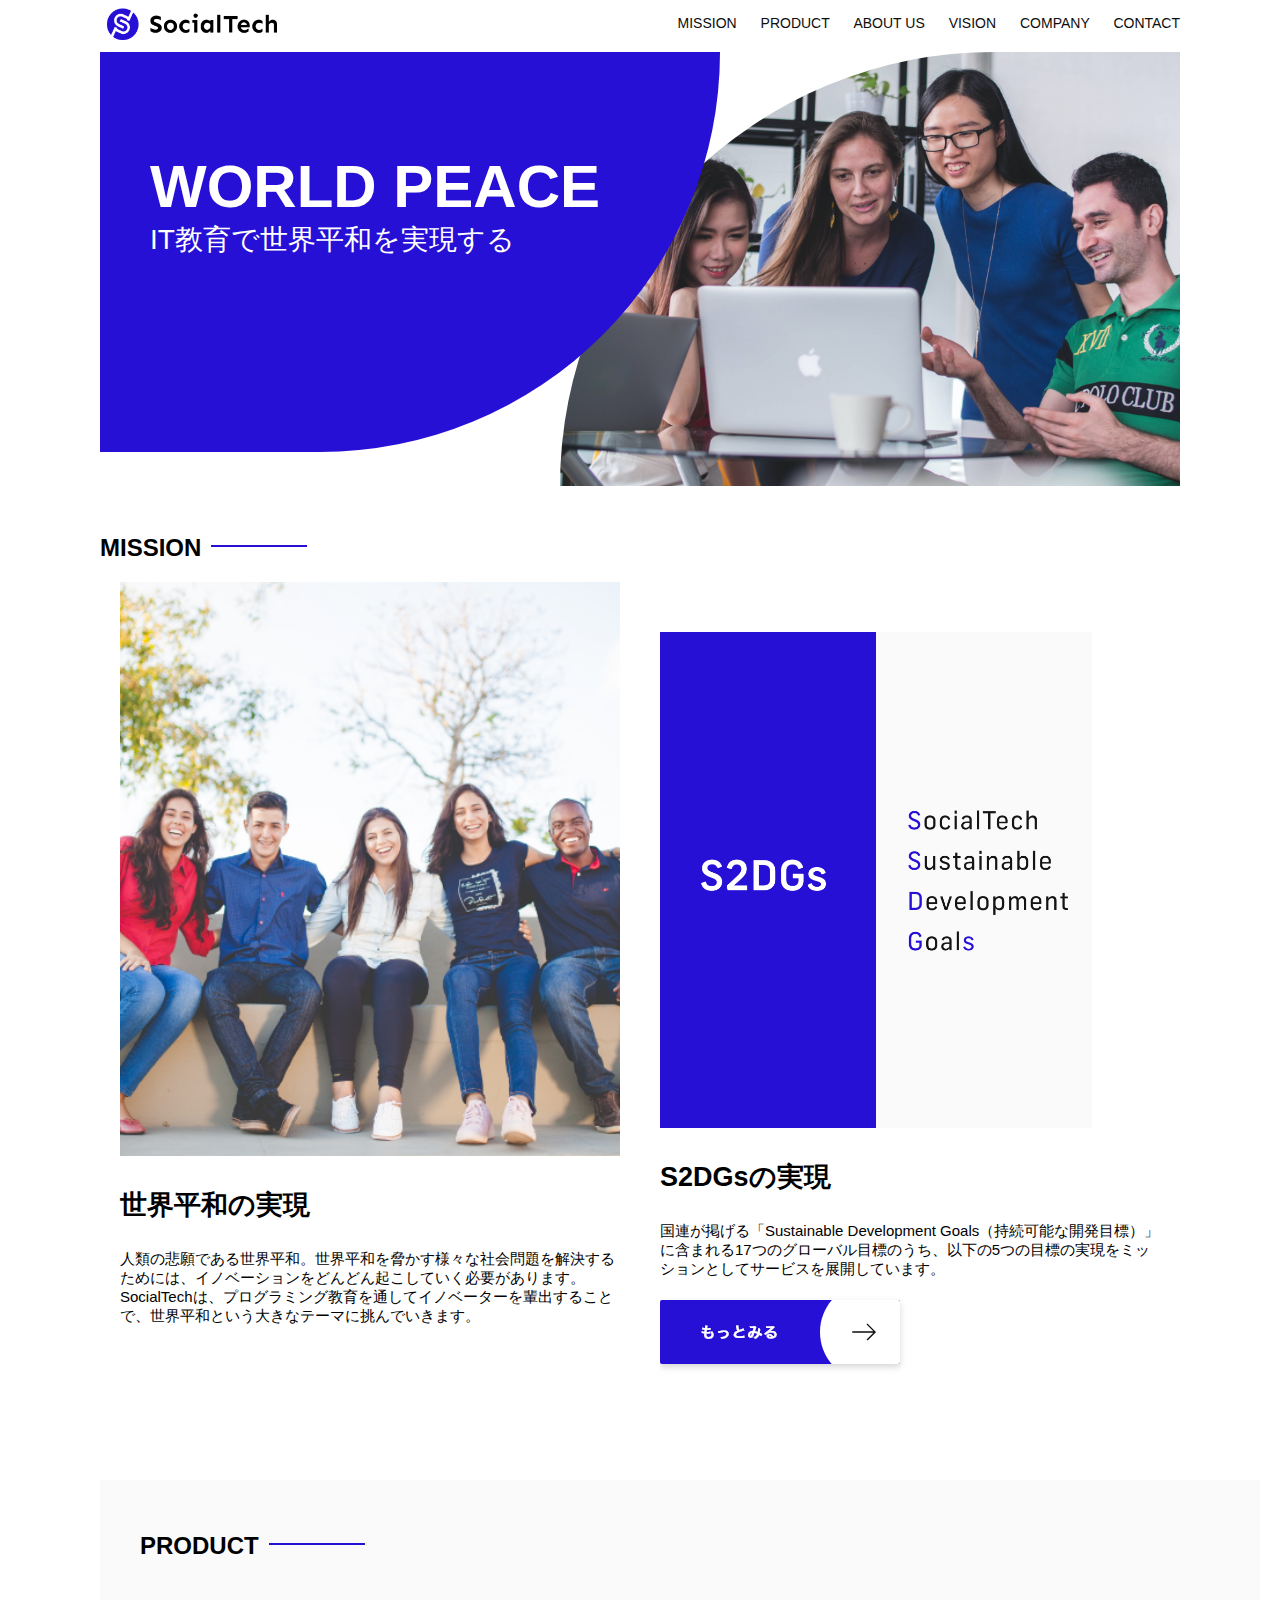
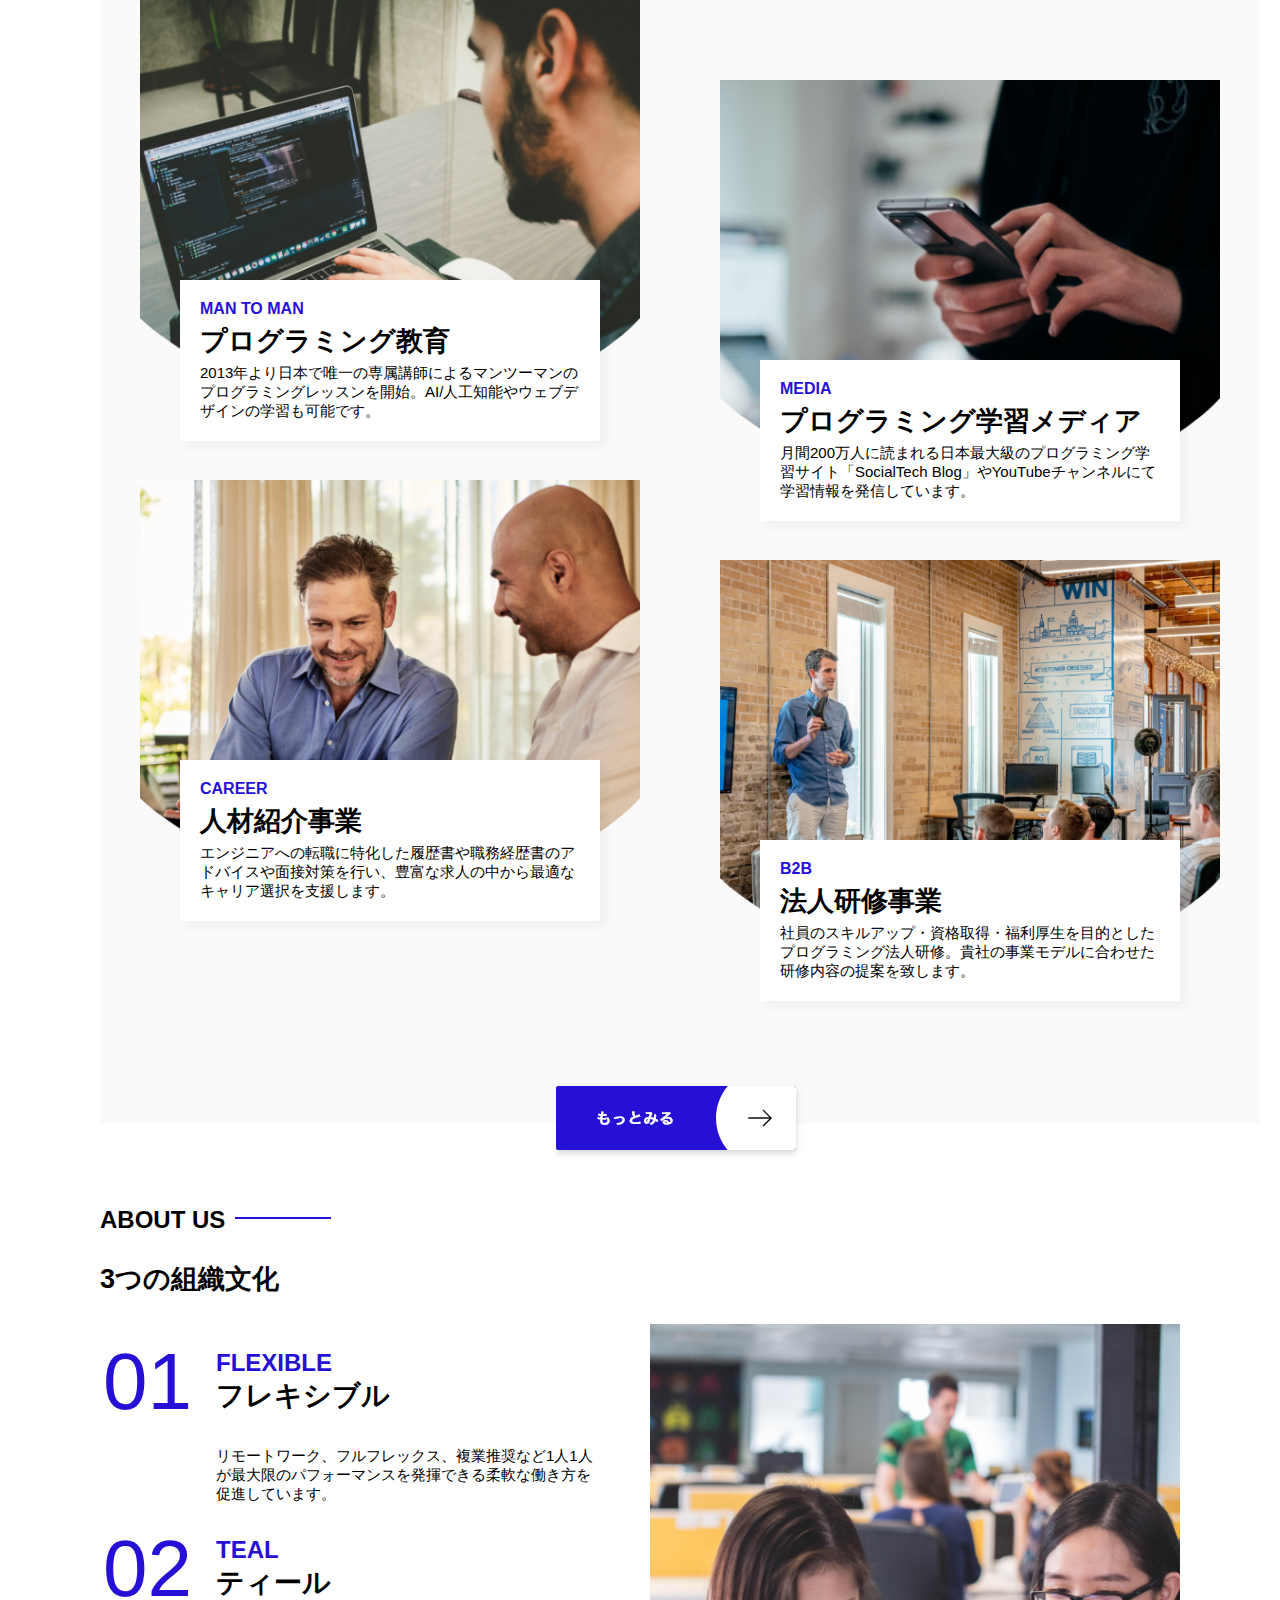
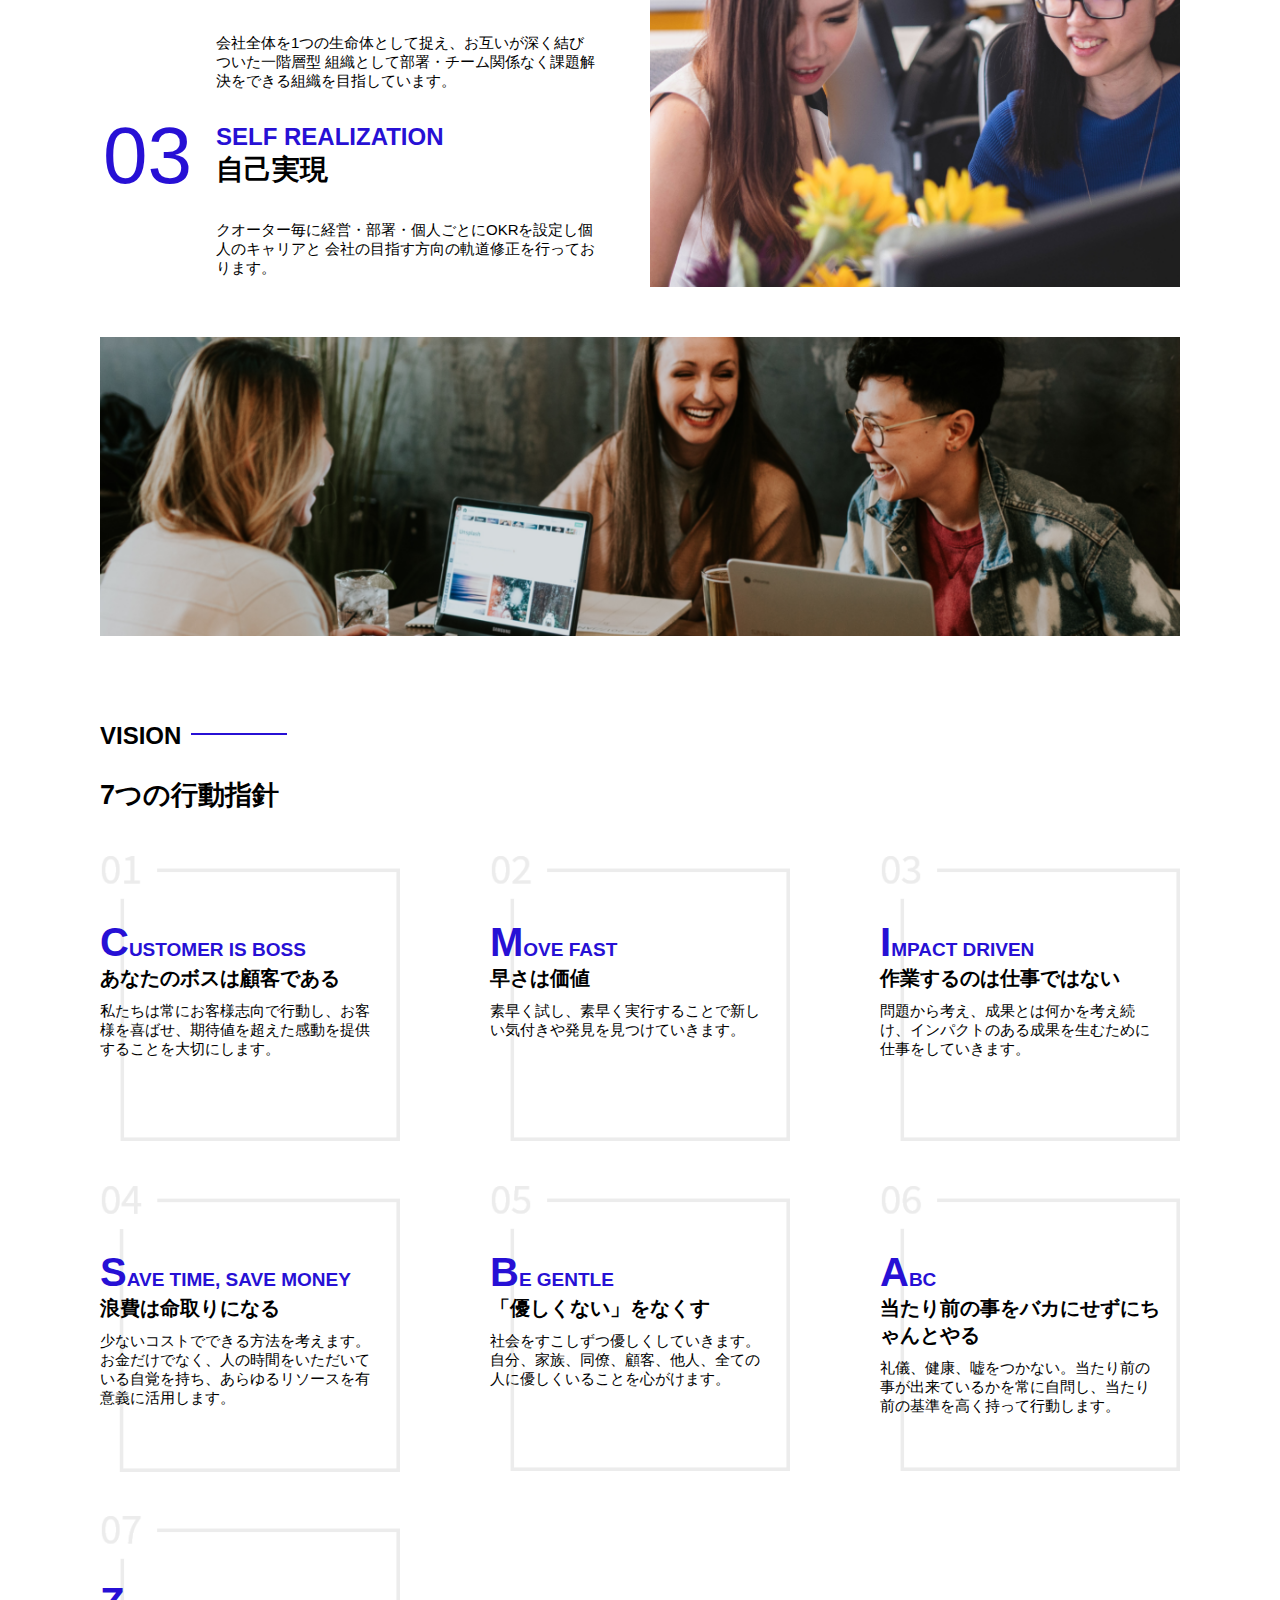
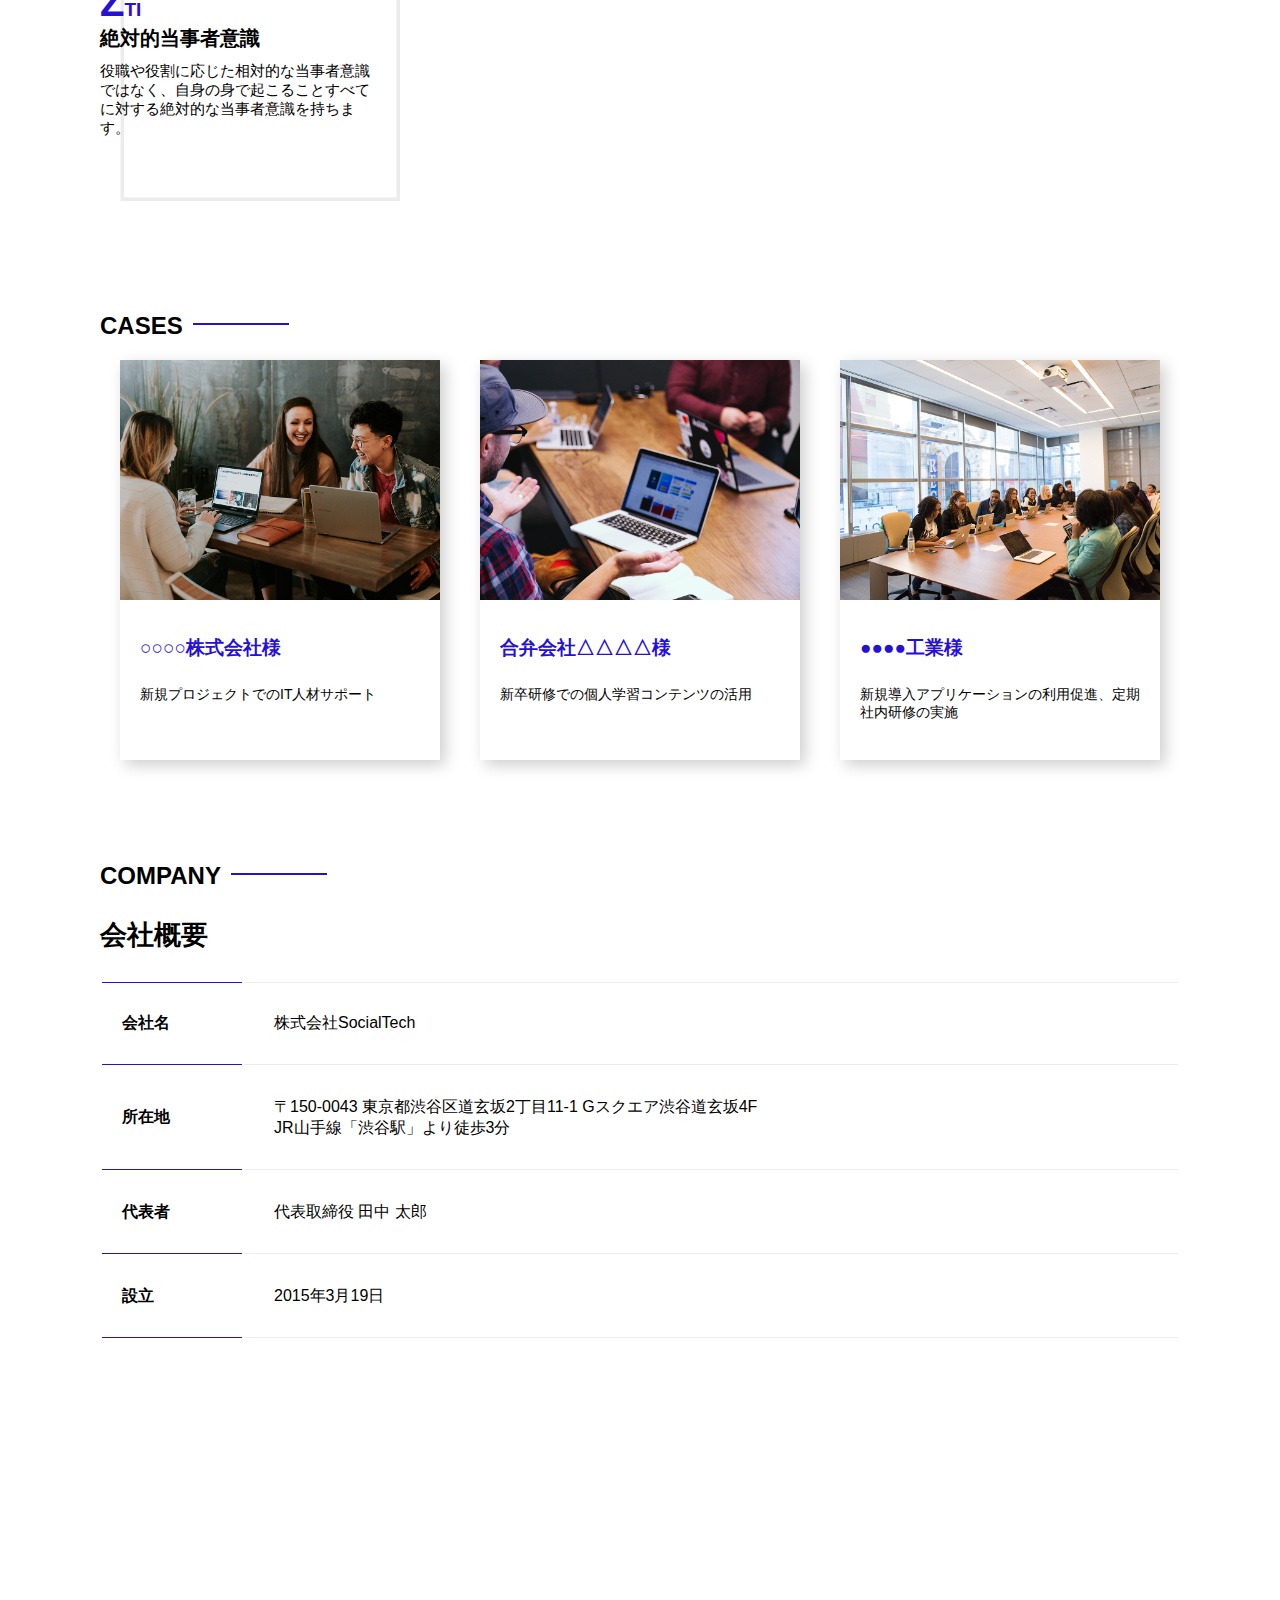
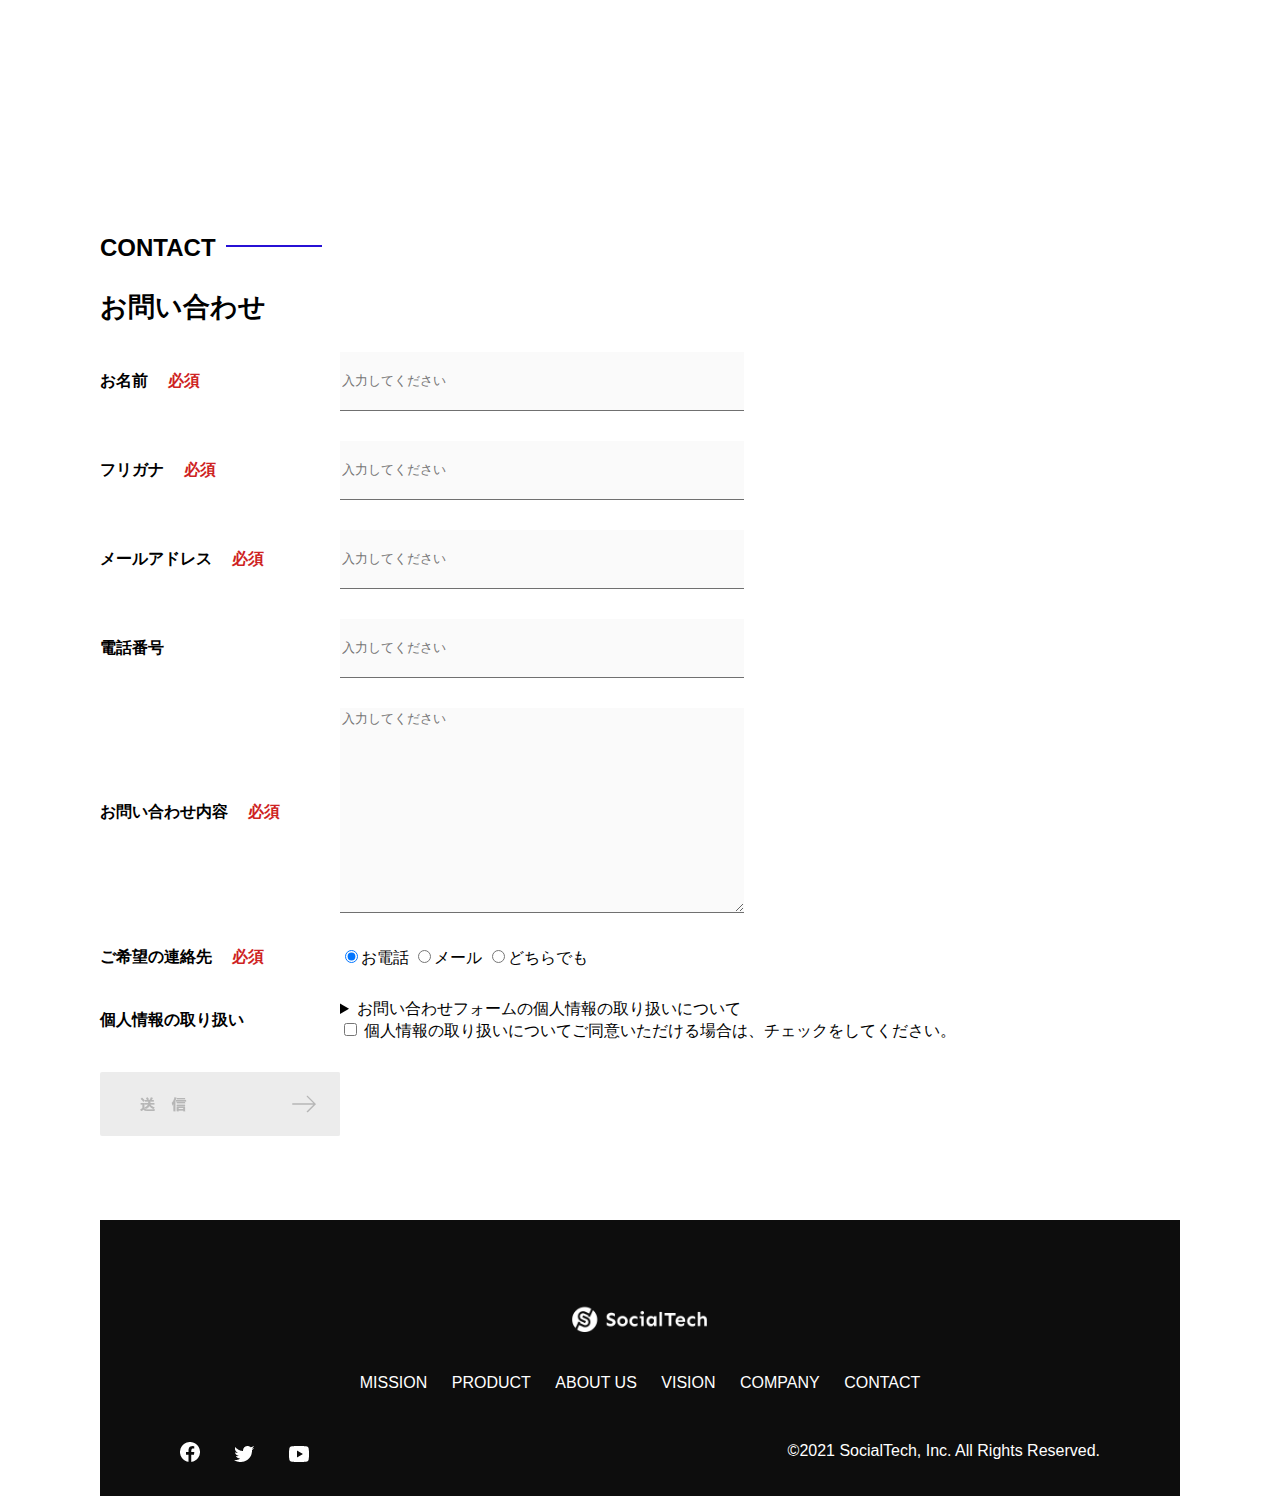
<file: hp_template/socialtech-kadai_012/index.html>
<!DOCTYPE html>
<html>
  <head>
    <title>SocialTech</title>
    <meta charset="UTF-8" />
    <meta
      name="description"
      content="SocialTechはEdTech業界のリーディングカンパニーを目指します。"
    />
    <meta name="viewport" content="width=device-width, initial-scale=1.0" />
    <link rel="stylesheet" href="style.css" />
  </head>
  <body>
    <!-- ヘッダー -->
    <header>
      <!-- ロゴ -->
      <a href="index.html" id="logo"
        ><img src="images/logo.png" alt="トップページに戻る"
      /></a>

      <!-- PC用ナビゲーション -->
      <nav id="nav-pc">
        <a href="mission.html">MISSION</a>
        <a href="product.html">PRODUCT</a>
        <a href="index.html#aboutus">ABOUT US</a>
        <a href="index.html#vision">VISION</a>
        <a href="index.html#company">COMPANY</a>
        <a href="index.html#contact">CONTACT</a>
      </nav>
      <!-- スマホ用メニューボタン -->
      <img id="menu-sp" src="images/button-menu.png" alt="ナビゲーションを開く" onclick="document.getElementById('nav-sp').style.display = 'block'">

 <!-- スマホ用ナビゲーション -->
 <nav id="nav-sp">
  <img id="close" src="images/button-close.png" alt="ナビゲーションを閉じる" onclick="document.getElementById('nav-sp').style.display = 'none'">
  <a id="logo-sp" href="index.html" onclick="document.getElementById('nav-sp').style.display = 'none'"><img
      src="images/logo-sp.png" alt="トップページに戻る"></a>
  <a class="menu" href="mission.html" onclick="document.getElementById('nav-sp').style.display = 'none'">MISSION</a>
  <a class="menu" href="product.html" onclick="document.getElementById('nav-sp').style.display = 'none'">PRODUCT</a>
  <a class="menu" href="index.html#aboutus" onclick="document.getElementById('nav-sp').style.display = 'none'">ABOUT
    US</a>
  <a class="menu" href="index.html#vision"
    onclick="document.getElementById('nav-sp').style.display = 'none'">VISION</a>
  <a class="menu" href="index.html#company"
    onclick="document.getElementById('nav-sp').style.display = 'none'">COMPANY</a>
  <a class="menu" href="index.html#contact"
    onclick="document.getElementById('nav-sp').style.display = 'none'">CONTACT</a>
  <div id="sns">
    <a href="https://www.facebook.com/sejuku2013"><img src="images/button-facebook.png" alt="Facebookのリンク"></a>
    <a href="https://twitter.com/samuraijuku"><img src="images/button-twitter.png" alt="Twitterのリンク"></a>
    <a href="https://www.youtube.com/channel/UCCFOQO5aDK0xXam4cUQXT8g"><img src="images/button-youtube.png" alt="YouTubeのリンク"></a>
  </div>
</nav>
    </header>
    <main>
      <article>
        <!-- メインビジュアル -->
        <section id="main-visual">
          <div id="main-message">
            <h1>WORLD PEACE</h1>
            <p>IT教育で世界平和を実現する</p>
          </div>
          <img
            src="images/index/index-main.png"
            alt="PCの周りに集まる多国籍の仲間たち"
          />
        </section>
        <!--ミッション-->
        <section id="mission">
          <h2 class="index-h2">MISSION</h2>
          <div id="mission-flex">
            <div>
              <img
                id="mission-photo"
                src="images/index/index-mission.png"
                alt="屋外のベンチで写真を撮影する多国籍の仲間たち"
              />
              <h3>世界平和の実現</h3>
              <p>
                人類の悲願である世界平和。世界平和を脅かす様々な社会問題を解決するためには、イノベーションをどんどん起こしていく必要があります。SocialTechは、プログラミング教育を通してイノベーターを輩出することで、世界平和という大きなテーマに挑んでいきます。
              </p>
            </div>
            <div>
              <img id="s2dgs" src="images/index/s2dgs.png" alt="S2DGs" />
              <h3>S2DGsの実現</h3>
              <p>
                国連が掲げる「Sustainable Development
                Goals（持続可能な開発目標）」に含まれる17つのグローバル目標のうち、以下の5つの目標の実現をミッションとしてサービスを展開しています。
              </p>
              <a href="mission.html">
                <img src="images/button-more.png" alt="もっとみる" />
              </a>
            </div>
          </div>
        </section>
        <!-- プロダクト -->
        <section id="product">
          <h2 class="index-h2">PRODUCT</h2>
          <div>
            <div id="product-left">
              <div>
                <img
                  class="product-photo"
                  src="images/index/index-mantoman.png"
                  alt="PCでコードを書く男性"
                />
                <div class="product-explain">
                  <span>MAN TO MAN</span>
                  <h3>プログラミング教育</h3>
                  <p>
                    2013年より日本で唯一の専属講師によるマンツーマンのプログラミングレッスンを開始。AI/人工知能やウェブデザインの学習も可能です。
                  </p>
                </div>
              </div>
              <div>
                <img
                  class="product-photo"
                  src="images/index/index-career.png"
                  alt="笑顔で話し合う2人の男性"
                />
                <div class="product-explain">
                  <span>CAREER</span>
                  <h3>人材紹介事業</h3>
                  <p>
                    エンジニアへの転職に特化した履歴書や職務経歴書のアドバイスや面接対策を行い、豊富な求人の中から最適なキャリア選択を支援します。
                  </p>
                </div>
              </div>
            </div>
            <div id="product-right">
              <div>
                <img
                  class="product-photo"
                  src="images/index/index-media.png"
                  alt="スマートフォンを操作する人"
                />
                <div class="product-explain">
                  <span>MEDIA</span>
                  <h3>プログラミング学習メディア</h3>
                  <p>
                    月間200万人に読まれる日本最大級のプログラミング学習サイト「SocialTech
                    Blog」やYouTubeチャンネルにて学習情報を発信しています。
                  </p>
                </div>
              </div>
              <div>
                <img
                  class="product-photo"
                  src="images/index/index-b2b.png"
                  alt="講演中の男性とそれを聴く人々"
                />
                <div class="product-explain">
                  <span>B2B</span>
                  <h3>法人研修事業</h3>
                  <p>
                    社員のスキルアップ・資格取得・福利厚生を目的としたプログラミング法人研修。貴社の事業モデルに合わせた研修内容の提案を致します。
                  </p>
                </div>
              </div>
            </div>
          </div>
          <div>
            <a id="product-more" href="product.html">
              <img src="images/button-more.png" alt="もっとみる" />
            </a>
          </div>
        </section>
        <!---ABOUT US-->
        <section id="aboutus">
          <h2 class="index-h2">ABOUT US</h2>
          <h3>3つの組織文化</h3>
          <div>
            <table class="culture-table">
              <tr>
                <td>
                  <span class="culture-num">01</span>
                </td>
                <td>
                  <span class="culture-en">FLEXIBLE</span>
                  <span class="culture-jp">フレキシブル</span>
                </td>
              </tr>
              <tr>
                <td>
                  <!--空のセル-->
                </td>
                <td>
                  <p class="culture-description">
                    リモートワーク、フルフレックス、複業推奨など1人1人が最大限のパフォーマンスを発揮できる柔軟な働き方を促進しています。
                  </p>
                </td>
              </tr>
              <tr>
                <td>
                  <span class="culture-num">02</span>
                </td>
                <td>
                  <span class="culture-en">TEAL</span>
                  <span class="culture-jp">ティール</span>
                </td>
              </tr>
              <tr>
                <td>
                  <!--空のセル-->
                </td>
                <td>
                  <p class="culture-description">
                    会社全体を1つの生命体として捉え、お互いが深く結びついた一階層型
                    組織として部署・チーム関係なく課題解決をできる組織を目指しています。
                  </p>
                </td>
              </tr>
              <tr>
                <td>
                  <span class="culture-num">03</span>
                </td>
                <td>
                  <span class="culture-en">SELF REALIZATION</span>
                  <span class="culture-jp">自己実現</span>
                </td>
              </tr>
              <tr>
                <td>
                  <!--空のセル-->
                </td>
                <td>
                  <p class="culture-description">
                    クオーター毎に経営・部署・個人ごとにOKRを設定し個人のキャリアと
                    会社の目指す方向の軌道修正を行っております。
                  </p>
                </td>
              </tr>
            </table>
            <img
              class="culture-img"
              src="images/index/index-aboutus1.png"
              alt="笑顔で話し合う2人の女性"
            />
          </div>
          <img
            class="culture-img2"
            src="images/index/index-aboutus2.png"
            alt="笑顔で話し合う3人の男女"
          />
        </section>
        <!-- VISION -->
        <section id="vision">
          <h2 class="index-h2">VISION</h2>
          <h3>7つの行動指針</h3>
          <div>
            <div class="vision-box">
              <img src="images/index/vision-01.png" alt="01" />
              <span>
                <h4>CUSTOMER IS BOSS</h4>
                <h5>あなたのボスは顧客である</h5>
                <p>
                  私たちは常にお客様志向で行動し、お客様を喜ばせ、期待値を超えた感動を提供することを大切にします。
                </p>
              </span>
            </div>
            <div class="vision-box">
              <img src="images/index/vision-02.png" alt="02" />
              <span>
                <h4>MOVE FAST</h4>
                <h5>早さは価値</h5>
                <p>
                  素早く試し、素早く実行することで新しい気付きや発見を見つけていきます。
                </p>
              </span>
            </div>
            <div class="vision-box">
              <img src="images/index/vision-03.png" alt="03" />
              <span>
                <h4>IMPACT DRIVEN</h4>
                <h5>作業するのは仕事ではない</h5>
                <p>
                  問題から考え、成果とは何かを考え続け、インパクトのある成果を生むために仕事をしていきます。
                </p>
              </span>
            </div>
            <div class="vision-box">
              <img src="images/index/vision-04.png" alt="04" />
              <span>
                <h4>SAVE TIME, SAVE MONEY</h4>
                <h5>浪費は命取りになる</h5>
                <p>
                  少ないコストでできる方法を考えます。お金だけでなく、人の時間をいただいている自覚を持ち、あらゆるリソースを有意義に活用します。
                </p>
              </span>
            </div>
            <div class="vision-box">
              <img src="images/index/vision-05.png" alt="05" />
              <span>
                <h4>BE GENTLE</h4>
                <h5>「優しくない」をなくす</h5>
                <p>
                  社会をすこしずつ優しくしていきます。自分、家族、同僚、顧客、他人、全ての人に優しくいることを心がけます。
                </p>
              </span>
            </div>
            <div class="vision-box">
              <img src="images/index/vision-06.png" alt="06" />
              <span>
                <h4>ABC</h4>
                <h5>当たり前の事をバカにせずにちゃんとやる</h5>
                <p>
                  礼儀、健康、嘘をつかない。当たり前の事が出来ているかを常に自問し、当たり前の基準を高く持って行動します。
                </p>
              </span>
            </div>
            <div class="vision-box">
              <img src="images/index/vision-07.png" alt="07" />
              <span>
                <h4>ZTI</h4>
                <h5>絶対的当事者意識</h5>
                <p>
                  役職や役割に応じた相対的な当事者意識ではなく、自身の身で起こることすべてに対する絶対的な当事者意識を持ちます。
                </p>
              </span>
            </div>
          </div>
        </section>
        <!-- CASES -->
        <section id="caese">
          <h2 class="index-h2">CASES</h2>
          <!-- 事例１ -->
          <ul >
            <li class="case-card">
              <img class="case-img" src="images/index/case-1.png" alt="仲良く話し合う３人">
              <div class="case-info">
                <h4 class="case-name">○○○○株式会社様</h4>
                <p class="case-content">新規プロジェクトでのIT人材サポート</p>
              </div>
            </li>
         
          <!-- 事例２ -->
         
            <li class="case-card">
              <img class="case-img" src="images/index/case-2.png" alt="PCでコンテンツを見る">
              <div class="case-info">
                <h4 class="case-name">合弁会社△△△△様</h4>
                <p class="case-content">新卒研修での個人学習コンテンツの活用</p>
              </div>
            </li>
      
          <!-- 事例３ -->
       
            <li class="case-card">
              <img class="case-img" src="images/index/case-3.png" alt="社内研修中の会議室">
              <div class="case-info">
                <h4 class="case-name">●●●●工業様</h4>
                <p class="case-content">新規導入アプリケーションの利用促進、定期社内研修の実施</p>
              </div>
            </li>
          </ul>
        </section>

        <!-- COMPANY -->
        <section id="company">
          <h2 class="index-h2">COMPANY</h2>
          <h3>会社概要</h3>
          <table id="company-table">
            <tr>
              <th class="tableheader-first">会社名</th>
              <td class="cell-first">株式会社SocialTech</td>
            </tr>
            <tr>
              <th class="tableheader">所在地</th>
              <td class="cell">
                〒150-0043 東京都渋谷区道玄坂2丁目11-1 Gスクエア渋谷道玄坂4F<br />JR山手線「渋谷駅」より徒歩3分
              </td>
            </tr>
            <tr>
              <th class="tableheader">代表者</th>
              <td class="cell">代表取締役 田中 太郎</td>
            </tr>
            <tr>
              <th class="tableheader">設立</th>
              <td class="cell">2015年3月19日</td>
            </tr>
          </table>
          <iframe
            src="https://www.google.com/maps/embed?pb=!1m18!1m12!1m3!1d3241.7759544892483!2d139.69399665123464!3d35.65789123876098!2m3!1f0!2f0!3f0!3m2!1i1024!2i768!4f13.1!3m3!1m2!1s0x60188caa0042e8d1%3A0xba130bea826a7aa2!2z44CSMTUwLTAwNDMg5p2x5Lqs6YO95riL6LC35Yy66YGT546E5Z2C77yS5LiB55uu77yR77yR4oiS77yR!5e0!3m2!1sja!2sjp!4v1636872991912!5m2!1sja!2sjp"
            style="border: 0"
            allowfullscreen=""
            loading="lazy"
          >
          </iframe>
        </section>
        <!-- お問い合わせフォーム -->
        <section id="contact">
          <h2 class="index-h2">CONTACT</h2>
          <h3>お問い合わせ</h3>
          <form>
            <div>
              <div class="contact-heading">
                <label class="contact-label"
                  >お名前<span class="contact-span">必須</span></label
                >
              </div>
              <div class="contact-form">
                <input
                  type="text"
                  name="name"
                  placeholder="入力してください"
                  class="contact-textbox"
                />
              </div>
            </div>
            <div>
              <div class="contact-heading">
                <label class="contact-label"
                  >フリガナ<span class="contact-span">必須</span></label
                >
              </div>
              <div>
                <input
                  type="text"
                  name="hurigana"
                  placeholder="入力してください"
                  class="contact-textbox"
                />
              </div>
            </div>
            <div>
              <div class="contact-heading">
                <label class="contact-label"
                  >メールアドレス<span class="contact-span">必須</span></label
                >
              </div>
              <div>
                <input
                  type="text"
                  name="email"
                  placeholder="入力してください"
                  class="contact-textbox"
                />
              </div>
            </div>
            <div>
              <div class="contact-heading">
                <label class="contact-label">電話番号</label>
              </div>
              <div>
                <input
                  type="text"
                  name="tel"
                  placeholder="入力してください"
                  class="contact-textbox"
                />
              </div>
            </div>
            <div>
              <div class="contact-heading">
                <label class="contact-label"
                  >お問い合わせ内容<span class="contact-span">必須</span></label
                >
              </div>
              <div>
                <textarea
                  class="contact-textarea"
                  placeholder="入力してください"
                  name="message"
                ></textarea>
              </div>
            </div>
            <div>
              <div class="contact-heading">
                <label class="contact-label"
                  >ご希望の連絡先<span class="contact-span">必須</span></label
                >
              </div>
              <div>
                <input
                  class="radiobutton"
                  type="radio"
                  value="tel"
                  name="contact"
                  checked
                /><label>お電話</label>
                <input
                  class="radiobutton"
                  type="radio"
                  value="mail"
                  name="contact"
                /><label>メール</label>
                <input
                  class="radiobutton"
                  type="radio"
                  value="both"
                  name="contact"
                /><label>どちらでも</label>
              </div>
            </div>
            <div>
              <div class="contact-heading">
                <label class="contact-label">個人情報の取り扱い</label>
              </div>
              <div>
                <details>
                  <summary>
                    お問い合わせフォームの個人情報の取り扱いについて
                  </summary>
                  <div>
                    <span>１．組織の名称又は氏名</span><br />
                    株式会社SocialTech<br /><br />
                    <span
                      >２．個人情報保護管理者（若しくはその代理人）の氏名又は職名、所属及び連絡先
                      鈴木 一郎 コーポレート部</span
                    ><br />
                    メールアドレス：support@socialtech.net<br />
                    TEL：03-xxxx-xxxx<br />
                    <span>３．個人情報の利用目的</span><br />
                    ・本サービス及び本サービスに関連する情報の提供又はそれらに関する連絡のため<br />
                    ・ユーザーの本人確認のため<br />
                    ・当社サービスのご案内のため<br />
                    ・当社の商品等の広告または宣伝（電子メールによるものを含むものとします。）<br /><br />
                    <span>４．個人情報の取り扱い業務の委託</span><br />
                    個人情報の取扱業務の全部または一部を外部に業務委託する場合があります。<br />
                    その際、弊社は、個人情報を適切に保護できる管理体制を敷き実行していることを条件として<br />
                    委託先を厳選したうえで、機密保持契約を委託先と締結し、お客様の個人情報を厳密に管理させます。<br /><br />
                    <span>５．個人情報の開示等の請求</span><br />
                    お客様は、弊社に対してご自身の個人情報の開示等（利用目的の通知、開示、内容の訂正・追加・削除、利用の停止または消去、第三者への提供の停止）に関して、当社問合わせ窓口に申し出ることができます。<br />
                    その際、弊社はお客様ご本人を確認させていただいたうえで、合理的な期間内に対応いたします。<br /><br />
                    なお、個人情報に関する弊社問合わせ先は、次の通りです。<br /><br />
                    株式会社SocialTech　個人情報問合せ窓口<br />
                    〒150-0043　東京都渋谷区道玄坂2丁目11-1 Ｇスクエア渋谷道玄坂
                    4F<br />
                    メールアドレス：support@socialtech.net　TEL：03-xxxx-xxxx<br /><br />
                    <span>６．個人情報を提供されることの任意性について</span
                    ><br /><br />
                    お客様がご自身の個人情報を弊社に提供されるか否かは、お客様のご判断によりますが、もしご提供されない場合には、適切なサービスが提供できない場合がありますので予めご了承ください。
                  </div>
                </details>
                <input type="checkbox" name="agree" />
                <span
                  >個人情報の取り扱いについてご同意いただける場合は、チェックをしてください。</span
                >
              </div>
            </div>
            <input
              type="image"
              value="Submit"
              src="images/button-submit.png"
              alt="送信する"
            />
          </form>
        </section>
      </article>
      <footer>
        <div id="footer-logo">
          <img src="images/logo-sp.png" alt="SocialTech" />
        </div>
        <div id="footer-link">
          <a href="mission.html">MISSION</a>
          <a href="product.html">PRODUCT</a>
          <a href="index.html#aboutus">ABOUT US</a>
          <a href="index.html#vision">VISION</a>
          <a href="index.html#company">COMPANY</a>
          <a href="index.html#contact">CONTACT</a>
        </div>
        <div id="sns-footer">
          <a href="https://www.facebook.com/sejuku2013"
            ><img src="images/button-facebook.png" alt="Facebookのリンク"
          /></a>
          <a href="https://twitter.com/samuraijuku"
            ><img src="images/button-twitter.png" alt="Twitterのリンク"
          /></a>
          <a href="https://www.youtube.com/channel/UCCFOQO5aDK0xXam4cUQXT8g"
            ><img src="images/button-youtube.png" alt="YouTubeのリンク"
          /></a>
          <span id="copyright"
            >&copy;2021 SocialTech, Inc. All Rights Reserved.
          </span>
        </div>
      </footer>
    </main>
  </body>
</html>
</file>
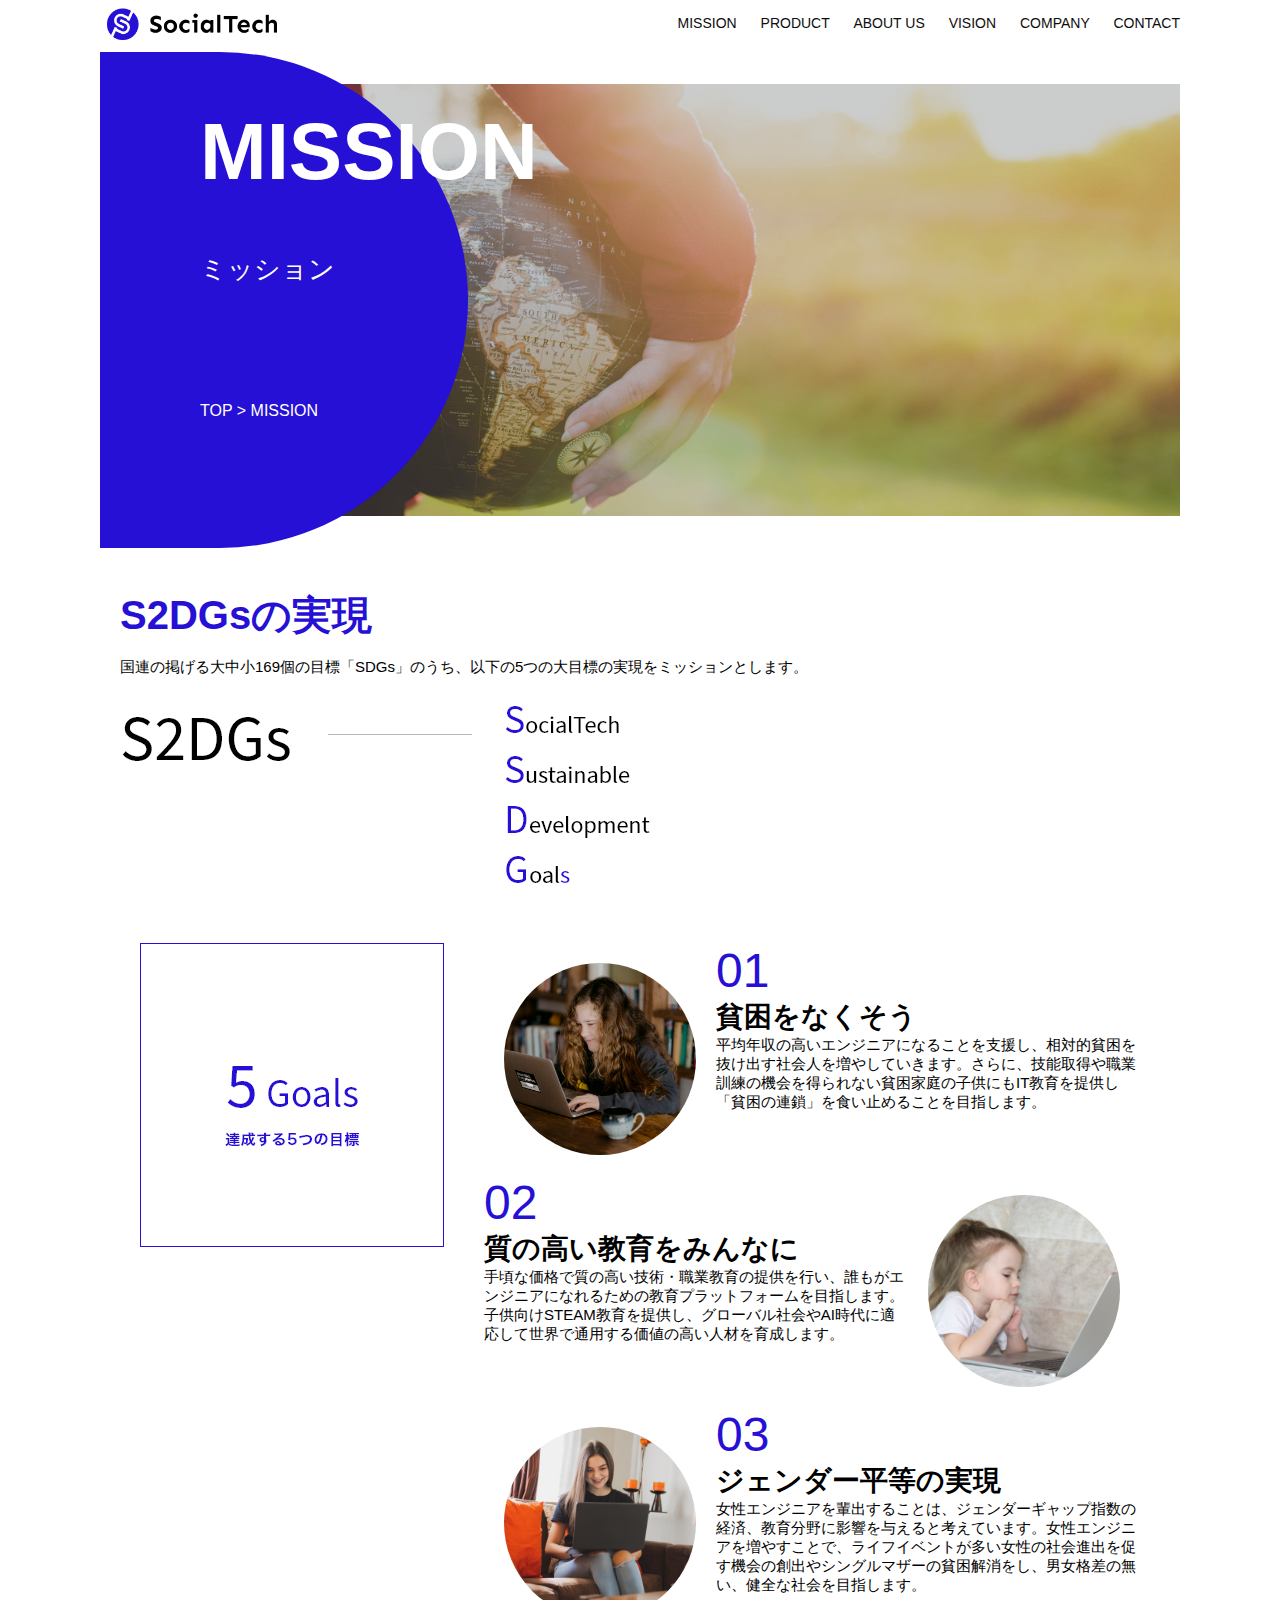
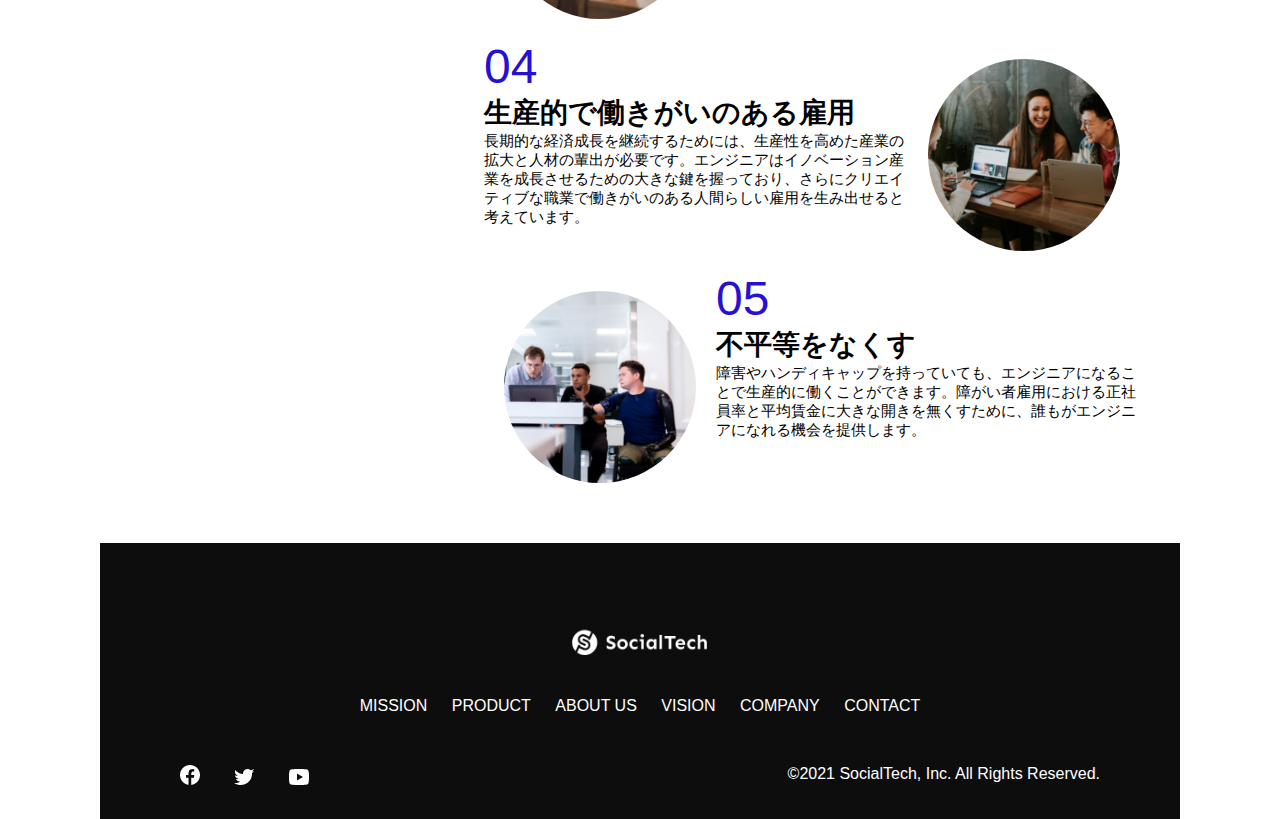
<file: hp_template/socialtech-kadai_012/mission.html>
<!DOCTYPE html>
  <html>
  <head>
    <title>SocialTech - MISSION ミッション</title>
    <meta charset="UTF-8">
    <meta name="description" content="SocialTechが目指す5つの目標（S2DGs）を紹介します">
    <meta name="viewport" content="width=device-width, initial-scale=1.0">
    <link rel="stylesheet" href="style.css">
  </head>
 
  <body>
    <!-- ヘッダー -->
    <header>
      <!-- ロゴ -->
      <a href="index.html" id="logo"><img src="images/logo.png" alt="トップページに戻る"></a>
  
      <!-- PC用ナビゲーション -->
      <nav id="nav-pc">
        <a href="mission.html">MISSION</a>
        <a href="product.html">PRODUCT</a>
        <a href="index.html#aboutus">ABOUT US</a>
        <a href="index.html#vision">VISION</a>
        <a href="index.html#company">COMPANY</a>
        <a href="index.html#contact">CONTACT</a>
      </nav>
  
      <!-- スマホ用メニューボタン -->
      <img id="menu-sp" src="images/button-menu.png" alt="ナビゲーションを開く" onclick="document.getElementById('nav-sp').style.display = 'block'">
  
      <!-- スマホ用ナビゲーション -->
      <nav id="nav-sp">
        <img id="close" src="images/button-close.png" alt="ナビゲーションを閉じる" onclick="document.getElementById('nav-sp').style.display = 'none'">
        <a id="logo-sp" href="index.html" onclick="document.getElementById('nav-sp').style.display = 'none'"><img
            src="images/logo-sp.png" alt="トップページに戻る"></a>
        <a class="menu" href="mission.html" onclick="document.getElementById('nav-sp').style.display = 'none'">MISSION</a>
        <a class="menu" href="product.html" onclick="document.getElementById('nav-sp').style.display = 'none'">PRODUCT</a>
        <a class="menu" href="index.html#aboutus" onclick="document.getElementById('nav-sp').style.display = 'none'">ABOUT
          US</a>
        <a class="menu" href="index.html#vision"
          onclick="document.getElementById('nav-sp').style.display = 'none'">VISION</a>
        <a class="menu" href="index.html#company"
          onclick="document.getElementById('nav-sp').style.display = 'none'">COMPANY</a>
        <a class="menu" href="index.html#contact"
          onclick="document.getElementById('nav-sp').style.display = 'none'">CONTACT</a>
        <div id="sns">
          <a href="https://www.facebook.com/sejuku2013"><img src="images/button-facebook.png" alt="Facebookのリンク"></a>
          <a href="https://twitter.com/samuraijuku"><img src="images/button-twitter.png" alt="Twitterのリンク"></a>
          <a href="https://www.youtube.com/channel/UCCFOQO5aDK0xXam4cUQXT8g"><img src="images/button-youtube.png" alt="YouTubeのリンク"></a>
        </div>
      </nav>
    </header>
    <main>
      <article>
        <section id="mission-main">
          <div id="mission-title">
            <h1>MISSION</h1>
            <span>ミッション</span>
            <div>TOP > MISSION</div>
          </div>
        </section>
        <section id="mission-s2dgs">
          <h2 class="mission-h2">S2DGsの実現</h2>
          <p>国連の掲げる大中小169個の目標「SDGs」のうち、以下の5つの大目標の実現をミッションとします。</p>
          <img src="images/mission/mission-s2dgs.png" alt="S2DGs">
        </section>
        <section id="mission-5goals">
          <div>
            <img id="s2dgs-image" src="images/mission/mission-5goals.png" alt="5Goals">
          </div>

          <div>
            <div>
              <img class="fivegoals-image-left" src="images/mission/mission-5goals01.png" alt="PCを操作する女の子">
              <span class="fivegoals-number">01</span>
              <h3 class="fivegoals-h3">貧困をなくそう</h3>
              <p class="fivegoals-p">
                平均年収の高いエンジニアになることを支援し、相対的貧困を抜け出す社会人を増やしていきます。さらに、技能取得や職業訓練の機会を得られない貧困家庭の子供にもIT教育を提供し「貧困の連鎖」を食い止めることを目指します。
              </p>
            </div>

            <div>
              <img class="fivegoals-image-right" src="images/mission/mission-5goals02.png" alt="PCを見つめる小さい女の子">
              <span class="fivegoals-number">02</span>
              <h3 class="fivegoals-h3">質の高い教育をみんなに</h3>
              <p class="fivegoals-p">
                手頃な価格で質の高い技術・職業教育の提供を行い、誰もがエンジニアになれるための教育プラットフォームを目指します。子供向けSTEAM教育を提供し、グローバル社会やAI時代に適応して世界で通用する価値の高い人材を育成します。
              </p>
            </div>
    
            <div>
              <img class="fivegoals-image-left" src="images/mission/mission-5goals03.png" alt="PCを操作する女性">
              <span class="fivegoals-number">03</span>
              <h3 class="fivegoals-h3">ジェンダー平等の実現</h3>
              <p class="fivegoals-p">
                女性エンジニアを輩出することは、ジェンダーギャップ指数の経済、教育分野に影響を与えると考えています。女性エンジニアを増やすことで、ライフイベントが多い女性の社会進出を促す機会の創出やシングルマザーの貧困解消をし、男女格差の無い、健全な社会を目指します。
              </p>
            </div>
    
            <div>
              <img class="fivegoals-image-right" src="images/mission/mission-5goals04.png" alt="笑顔で話し合う3人の男女">
              <span class="fivegoals-number">04</span>
              <h3 class="fivegoals-h3">生産的で働きがいのある雇用</h3>
              <p class="fivegoals-p">
                長期的な経済成長を継続するためには、生産性を高めた産業の拡大と人材の輩出が必要です。エンジニアはイノベーション産業を成長させるための大きな鍵を握っており、さらにクリエイティブな職業で働きがいのある人間らしい雇用を生み出せると考えています。
              </p>
            </div>
    
            <div>
              <img class="fivegoals-image-left" src="images/mission/mission-5goals05.png" alt="障害を持つ男性が生き生きと働く様子">
              <span class="fivegoals-number">05</span>
              <h3 class="fivegoals-h3">不平等をなくす</h3>
              <p class="fivegoals-p">
                障害やハンディキャップを持っていても、エンジニアになることで生産的に働くことができます。障がい者雇用における正社員率と平均賃金に大きな開きを無くすために、誰もがエンジニアになれる機会を提供します。
              </p>
            </div>
          </div>

          </div>
        </section>
       
      </article>
      <footer>
        <div id="footer-logo">
          <img src="images/logo-sp.png" alt="SocialTech">
        </div>
        <div id="footer-link">
          <a href="mission.html">MISSION</a>
          <a href="product.html">PRODUCT</a>
          <a href="index.html#aboutus">ABOUT US</a>
          <a href="index.html#vision">VISION</a>
          <a href="index.html#company">COMPANY</a>
          <a href="index.html#contact">CONTACT</a>
        </div>
        <div id="sns-footer">
          <a href="https://www.facebook.com/sejuku2013"><img src="images/button-facebook.png" alt="Facebookのリンク"></a>
          <a href="https://twitter.com/samuraijuku"><img src="images/button-twitter.png" alt="Twitterのリンク"></a>
          <a href="https://www.youtube.com/channel/UCCFOQO5aDK0xXam4cUQXT8g"><img src="images/button-youtube.png" alt="YouTubeのリンク"></a>
          <span id="copyright">&copy;2021 SocialTech, Inc. All Rights Reserved. </span>
        </div>
      </footer>
    </main>
  </body>
 
  </html>
</file>
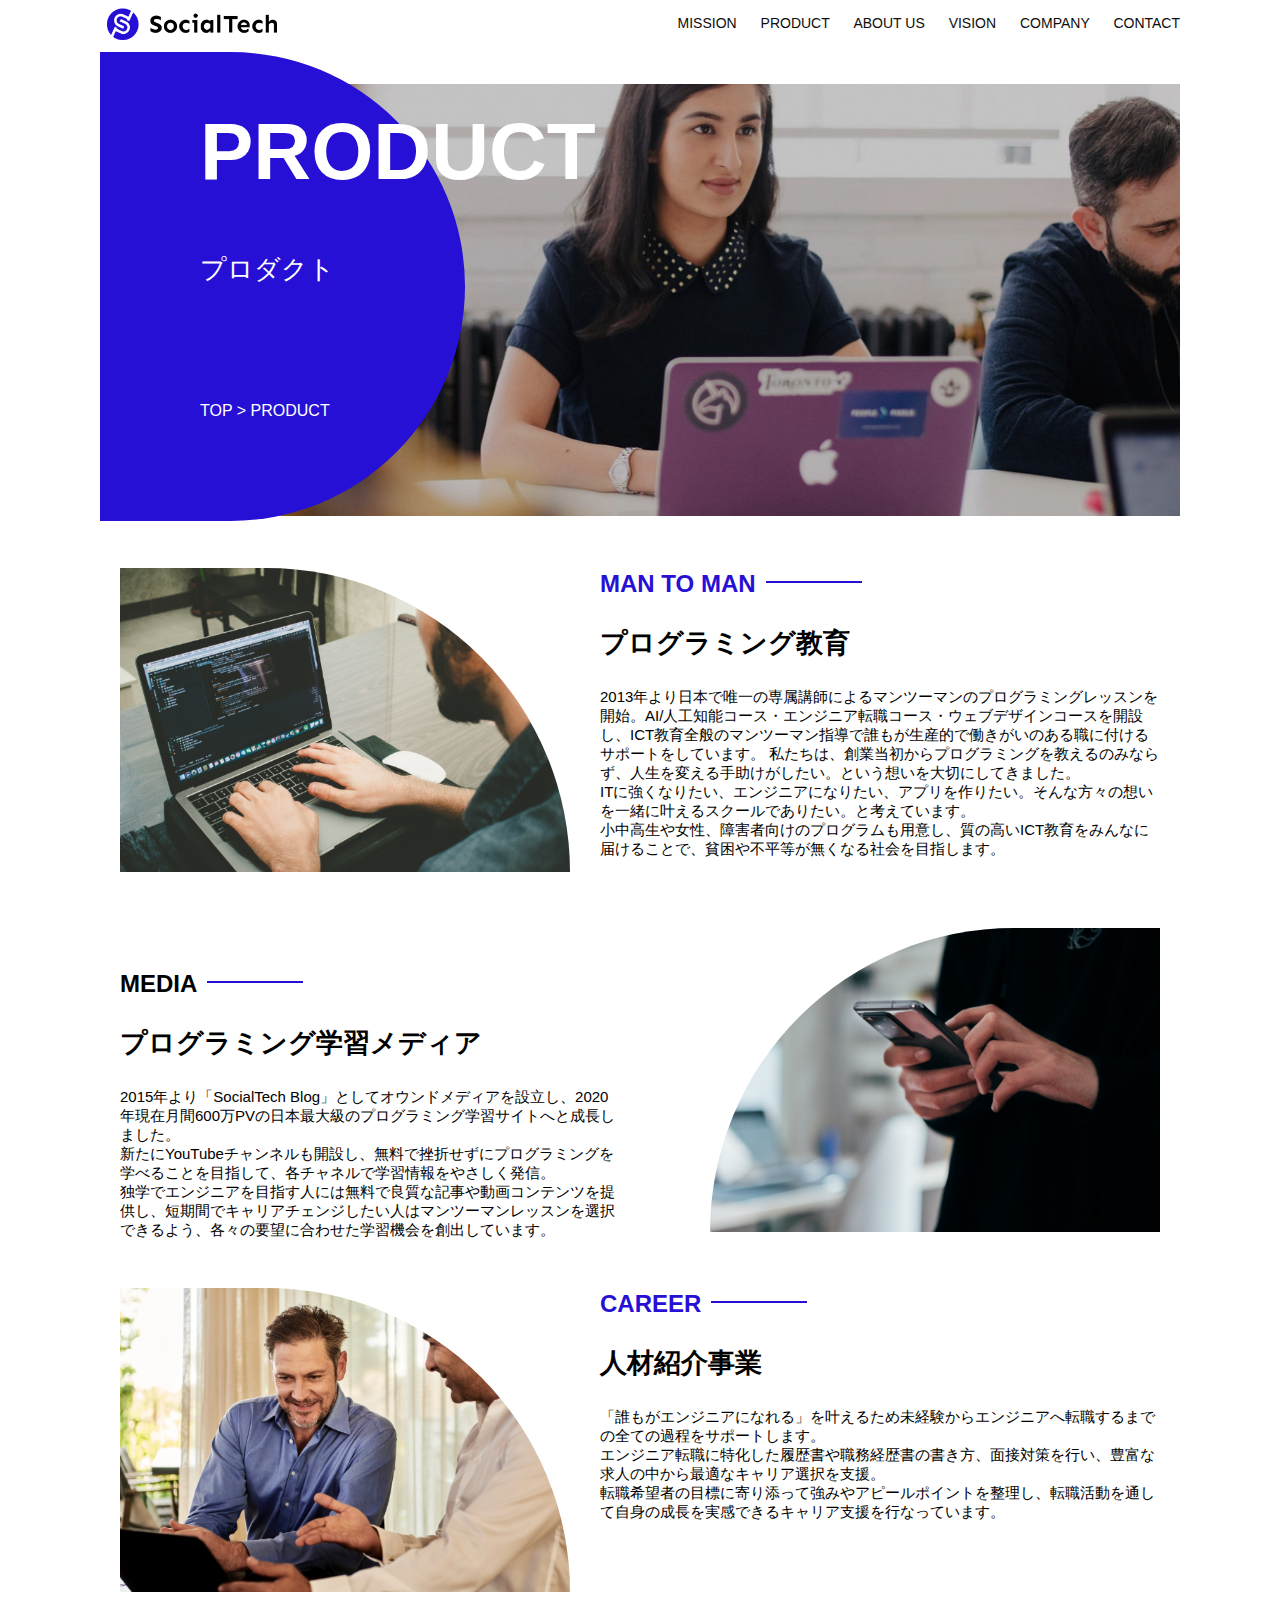
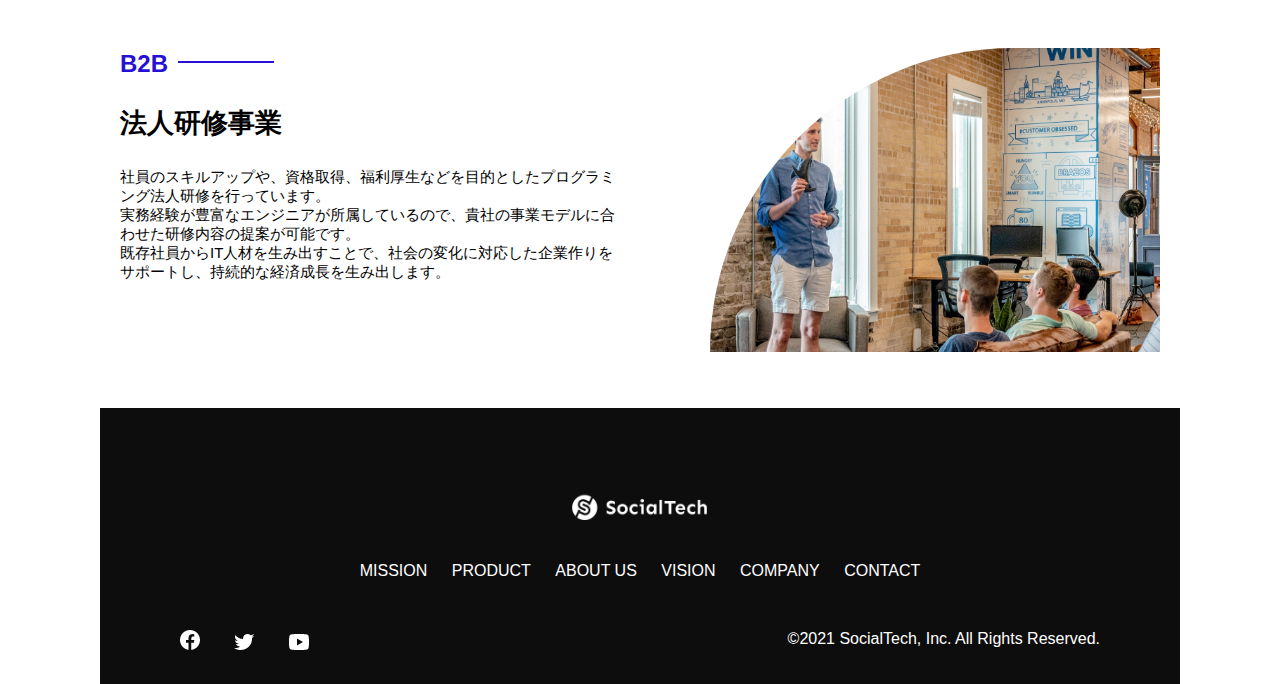
<file: hp_template/socialtech-kadai_012/product.html>
<!DOCTYPE html>
  <html>
  <head>
    <title>SocialTech - PRODUCT プロダクト</title>
    <meta charset="UTF-8">
    <meta name="description" content="SocialTecの4のプロダクトを紹介します">
    <meta name="viewport" content="width=device-width, initial-scale=1.0">
    <link rel="stylesheet" href="style.css">
  </head>
 
  <body>
    <!-- ヘッダー -->
    <header>
      <!-- ロゴ -->
      <a href="index.html" id="logo"><img src="images/logo.png" alt="トップページに戻る"></a>
  
      <!-- PC用ナビゲーション -->
      <nav id="nav-pc">
        <a href="mission.html">MISSION</a>
        <a href="product.html">PRODUCT</a>
        <a href="index.html#aboutus">ABOUT US</a>
        <a href="index.html#vision">VISION</a>
        <a href="index.html#company">COMPANY</a>
        <a href="index.html#contact">CONTACT</a>
      </nav>
  
      <!-- スマホ用メニューボタン -->
      <img id="menu-sp" src="images/button-menu.png" alt="ナビゲーションを開く" onclick="document.getElementById('nav-sp').style.display = 'block'">
  
      <!-- スマホ用ナビゲーション -->
      <nav id="nav-sp">
        <img id="close" src="images/button-close.png" alt="ナビゲーションを閉じる" onclick="document.getElementById('nav-sp').style.display = 'none'">
        <a id="logo-sp" href="index.html" onclick="document.getElementById('nav-sp').style.display = 'none'"><img
            src="images/logo-sp.png" alt="トップページに戻る"></a>
        <a class="menu" href="mission.html" onclick="document.getElementById('nav-sp').style.display = 'none'">MISSION</a>
        <a class="menu" href="product.html" onclick="document.getElementById('nav-sp').style.display = 'none'">PRODUCT</a>
        <a class="menu" href="index.html#aboutus" onclick="document.getElementById('nav-sp').style.display = 'none'">ABOUT
          US</a>
        <a class="menu" href="index.html#vision"
          onclick="document.getElementById('nav-sp').style.display = 'none'">VISION</a>
        <a class="menu" href="index.html#company"
          onclick="document.getElementById('nav-sp').style.display = 'none'">COMPANY</a>
        <a class="menu" href="index.html#contact"
          onclick="document.getElementById('nav-sp').style.display = 'none'">CONTACT</a>
        <div id="sns">
          <a href="https://www.facebook.com/sejuku2013"><img src="images/button-facebook.png" alt="Facebookのリンク"></a>
          <a href="https://twitter.com/samuraijuku"><img src="images/button-twitter.png" alt="Twitterのリンク"></a>
          <a href="https://www.youtube.com/channel/UCCFOQO5aDK0xXam4cUQXT8g"><img src="images/button-youtube.png" alt="YouTubeのリンク"></a>
        </div>
      </nav>
    </header>
    <main>
      <article>
        <section id="product-main">
          <div id="product-title">
            <h1>PRODUCT</h1>
            <span>プロダクト</span>
            <div>TOP > PRODUCT</div>
          </div>
        </section>
        
        <section class="product-section1">
          <img src="images/product/product-mantoman.png" alt="PCでコードを書く男性">
          <div>
            <h2 class="product-h2">MAN TO MAN</h2>
            <h3>プログラミング教育</h3>
            <p>
              2013年より日本で唯一の専属講師によるマンツーマンのプログラミングレッスンを開始。AI/人工知能コース・エンジニア転職コース・ウェブデザインコースを開設し、ICT教育全般のマンツーマン指導で誰もが生産的で働きがいのある職に付けるサポートをしています。
              私たちは、創業当初からプログラミングを教えるのみならず、人生を変える手助けがしたい。という想いを大切にしてきました。
              <br>ITに強くなりたい、エンジニアになりたい、アプリを作りたい。そんな方々の想いを一緒に叶えるスクールでありたい。と考えています。
              <br>小中高生や女性、障害者向けのプログラムも用意し、質の高いICT教育をみんなに届けることで、貧困や不平等が無くなる社会を目指します。
            </p>
          </div>
        </section>

        <section class="product-section2">
          <div>
            <h2 class="product-section-h2">MEDIA</h2>
            <h3>プログラミング学習メディア</h3>
            <p>2015年より「SocialTech
              Blog」としてオウンドメディアを設立し、2020年現在月間600万PVの日本最大級のプログラミング学習サイトへと成長しました。
              <br>新たにYouTubeチャンネルも開設し、無料で挫折せずにプログラミングを学べることを目指して、各チャネルで学習情報をやさしく発信。
              <br>独学でエンジニアを目指す人には無料で良質な記事や動画コンテンツを提供し、短期間でキャリアチェンジしたい人はマンツーマンレッスンを選択できるよう、各々の要望に合わせた学習機会を創出しています。
            </p>
          </div>
          <img src="images/product/product-media.png" alt="スマートフォンを操作する人">
        </section>

        <section class="product-section1">
          <img src="images/product/product-career.png" alt="笑顔で話し合う2人の男性">
          <div>
            <h2 class="product-h2">CAREER</h2>
            <h3>人材紹介事業</h3>
            <p>
              「誰もがエンジニアになれる」を叶えるため未経験からエンジニアへ転職するまでの全ての過程をサポートします。
              <br>エンジニア転職に特化した履歴書や職務経歴書の書き方、面接対策を行い、豊富な求人の中から最適なキャリア選択を支援。
              <br>転職希望者の目標に寄り添って強みやアピールポイントを整理し、転職活動を通して自身の成長を実感できるキャリア支援を行なっています。
              <br>
            </p>
          </div>
        </section>

        <section class="product-section2">
          <div>
            <h2 class="product-h2">B2B</h2>
            <h3>法人研修事業</h3>
            <p>
              社員のスキルアップや、資格取得、福利厚生などを目的としたプログラミング法人研修を行っています。
              <br>実務経験が豊富なエンジニアが所属しているので、貴社の事業モデルに合わせた研修内容の提案が可能です。
              <br>既存社員からIT人材を生み出すことで、社会の変化に対応した企業作りをサポートし、持続的な経済成長を生み出します。
            </p>
          </div>
          <img src="images/product/product-b2b.png" alt="演説中の男性とそれを聞く人々">
        </section>

      </article>
      <footer>
        <div id="footer-logo">
          <img src="images/logo-sp.png" alt="SocialTech">
        </div>
        <div id="footer-link">
          <a href="mission.html">MISSION</a>
          <a href="product.html">PRODUCT</a>
          <a href="index.html#aboutus">ABOUT US</a>
          <a href="index.html#vision">VISION</a>
          <a href="index.html#company">COMPANY</a>
          <a href="index.html#contact">CONTACT</a>
        </div>
        <div id="sns-footer">
          <a href="https://www.facebook.com/sejuku2013"><img src="images/button-facebook.png" alt="Facebookのリンク"></a>
          <a href="https://twitter.com/samuraijuku"><img src="images/button-twitter.png" alt="Twitterのリンク"></a>
          <a href="https://www.youtube.com/channel/UCCFOQO5aDK0xXam4cUQXT8g"><img src="images/button-youtube.png" alt="YouTubeのリンク"></a>
          <span id="copyright">&copy;2021 SocialTech, Inc. All Rights Reserved. </span>
        </div>
      </footer>
    </main>
  </body>
 
  </html>
</file>
<file: hp_template/socialtech-kadai_012/style.css>
/* PC、スマホ共通スタイル */
body {
  font-family: "Source Sans Pro", "Hiragino Kaku Gothic ProN", Meiryo, Arial,
    sans-serif;
}

p {
  font-size: 15px;
}

/*================
PC用のスタイル 
=================*/
/* 画面幅が768px以上のとき */
@media screen and (min-width: 768px) {
  /* PC用のスタイルを指定する */
 /* スマホ用ナビを非表示 */
 #nav-sp,
 #menu-sp {
     display: none;
 }



/* 横幅設定 */
body {
  max-width: 1080px;
  min-width: 960px;
  margin: 0 auto 0 auto;
}

/* ヘッダー */
header {
  display: flex;
  justify-content: space-between;
}

/* ナビゲーションのレイアウト */
#nav-pc {
  text-align: right;
  font-size: 14px;
  padding-top: 15px;
}

/* ナビゲーションのリンクの装飾設定 */
#nav-pc>a {
  text-decoration: none;
  margin-left: 20px;
}

#nav-pc>a:link {
  color: #0d0d0d;
}

#nav-pc>a:visited {
  color: #0d0d0d;
}

#nav-pc>a:hover {
  color: #0d0d0d;
  text-decoration: underline;
}

#nav-pc>a:active {
  color: #0d0d0d;
}

/* メインビジュアル*/
#main-visual {
  position: relative;
  height: 400px;
}

#main-message {
  position: absolute;
  top: 0;
  left: 0;
  background-color: #2710d5;
  color: #ffffff;
  border-radius: 0 0 476px 0;
  max-width: 620px;
  height: 100%;
  width: 100%;
  z-index: 11;
}

#main-message>h1 {
  font-size: 60px;
  font-weight: bold;
  margin: 100px 0 0 50px;
}

#main-message>p {
  font-size: 28px;
  margin: 0 0 0 50px;
}

#main-visual>img {
  max-width: 620px;
  border-radius: 476px 0 0 0;
  position: absolute;
  top: 0;
  right: 0;
  z-index: 10;
}

/* 見出し */
h2 {
  margin: 40px 0 0 0;
}

h2::after {
  content: url("images/line.png");
  margin-left: 10px;
}

h3 {
  font-size: 27px;
}

/* ミッション */
#mission {
  margin: 80px auto 80px auto;
  width: 100%;
}

#mission-flex {
  width: 100%;
  display: flex;
}

#mission-flex>div {
  width: 50%;
  margin: 20px;
}

#mission-photo {
  width: 100%;
}

#s2dgs {
  margin-top: 50px;
}

/* プロダクト */
#product {
  background-color: #fafafa;
  width: 100%;
  margin: 80px 0 80px 0;
  padding: 10px 40px 0px 40px;
}

/* 外枠 */
#product>div {
  margin-top: 40px;
  display: flex;
}

/* 左のカラム */
#product-left {
  width: 50%;
  margin-right: 20px;
}

/* 右のカラム */
#product-right {
  width: 50%;
  margin-left: 20px;
  margin-top: 80px;
}

/* 画像＋説明の枠 */
#product-left>div {
  position: relative;
  height: 480px;
  margin-right: 20px;
}

#product-right>div {
  position: relative;
  height: 480px;
  margin-left: 20px;
}

/* 画像 */
.product-photo {
  width: 100%;
}

/* 説明文の枠 */
.product-explain {
  background-color: #ffffff;
  position: absolute;
  left: 0;
  top: 280px;
  margin: 0 40px 0 40px;
  padding: 20px;
  box-shadow: 5px 5px 10px rgba(0, 0, 0, 0.05);
}

/* 説明文の英語 */
.product-explain>span {
  color: #2710d5;
  font-weight: bold;
  font-size: 16px;
  margin: 0;
}

/* 説明文の見出し */
.product-explain>h3 {
  margin: 5px 0 5px 0;
}

/* 説明文 */
.product-explain>p {
  margin: 0;
}

/* 「もっとみる」ボタン */
#product-more {
  margin: 0 auto -42px auto;
}

/* ABOUT US */
#aboutus {
  margin: 80px auto 80px auto;
}

/* 3つの組織文化と画像を入れる枠 */
#aboutus>div {
  display: flex;
}

/* 画像 */
.culture-img {
  width: 100%;
  align-self: flex-start;
}

.culture-img2 {
  margin-top: 50px;
  width: 100%;
}

/* 3つの組織文化の表 */
.culture-table {
  max-width: 500px;
  margin-right: 50px;
}

/* 番号 */
.culture-num {
  font-size: 80px;
  color: #2710d5;
  margin: 0 20px 0 0;
}

/* 組織文化英語 */
.culture-en {
  color: #2710d5;
  font-weight: bold;
  font-size: 24px;
  display: block;
}

/* 組織文化日本語 */
.culture-jp {
  font-size: 28px;
  font-weight: bold;
}

/* 説明文 */
.culture-description {
  margin: 0;
}

/* ビジョン */
#vision {
  margin: 80px auto 80px auto;
}

/* セクション内の外枠 */
#vision>div {
  width: 100%;
  display: flex;
  justify-content: space-between;
  flex-wrap: wrap;
}

/* 7つの行動指針の枠 */
.vision-box {
  width: 300px;
  height: 300px;
  margin-bottom: 30px;
  position: relative;
}

.vision-box>img {
  width: 100%;
  height: auto;
  position: absolute;
  top: 0;
  left: 0;
  z-index: 30;
}

.vision-box>span {
  position: absolute;
  top: 0;
  left: 0;
  z-index: 31;
  margin-right: 20px;
}

.vision-box>span>h4 {
  color: #2710d5;
  font-size: 19px;
  margin: 80px 0 0 0;
  
}

.vision-box>span>h4::first-letter {
  font-size: 40px;
}

.vision-box>span>h5 {
  font-size: 20px;
  margin: 0 0 0 0;
}

.vision-box>span>p {
  margin: 10px 0 0 0;
}

/* 会社概要 */
#company {
  margin: 80px auto 80px auto;
}

#company-table {
  width: 100%;
}

.tableheader {
  text-align: left;
  padding: 20px;
  border-bottom-color: #2710d5;
  border-bottom-width: 1px;
  border-bottom-style: solid;
  width: 100px;
}

.tableheader-first {
  text-align: left;
  padding: 20px;
  border-bottom-color: #2710d5;
  border-bottom-width: 1px;
  border-bottom-style: solid;
  border-top-color: #2710d5;
  border-top-width: 1px;
  border-top-style: solid;
  width: 100px;
}

.cell {
  padding: 30px;
  border-bottom-color: #ececec;
  border-bottom-width: 1px;
  border-bottom-style: solid;
}

.cell-first {
  padding: 30px;
  border-bottom-color: #ececec;
  border-bottom-width: 1px;
  border-bottom-style: solid;
  border-top-color: #ececec;
  border-top-width: 1px;
  border-top-style: solid;
}

#company>iframe {
  width: 100%;
  height: 368px;
  margin-top: 40px;
}

/* お問い合わせ */
#contact {
  margin: 80px auto 80px auto;
}

/* 外枠 */
#contact>form>div {
  display: flex;
  flex-direction: row;
  flex-wrap: wrap;
  padding-bottom: 30px;
}

/* 左列の見出し */
.contact-heading {
  width: 240px;
  align-self: center;
}

/* 見出しのラベル */
.contact-label {
  font-weight: bold;
}

/* 必須 */
.contact-span {
  color: #ce2222;
  margin: 0 0 0 20px;
  font-weight: bold;
}

/* テキストボックス */
.contact-textbox {
  border-top: 0;
  border-left: 0;
  border-right: 0;
  border-bottom-width: 1px;
  border-bottom-color: #707070;
  border-bottom-style: solid;
  background-color: #fafafa;
  width: 400px;
  height: 56px;
}

/* お問い合わせ内容のテキストエリア */
.contact-textarea {
  border-top: 0;
  border-left: 0;
  border-right: 0;
  border-bottom-width: 1px;
  border-bottom-color: #707070;
  border-bottom-style: solid;
  background-color: #fafafa;
  width: 400px;
  height: 200px;
}

/* 個人情報の取り扱い */
details {
  width: 700px;
}

details>div {
  background-color: #fafafa;
  padding: 20px;
}

details>div>span {
  font-weight: bold;
}

/* フッター */
footer {
  background-color: #0d0d0d;
  text-align: center;
  padding: 80px 80px 30px 80px;
}

#footer-logo {
  margin-bottom: 30px;
}

#footer-link {
  margin-bottom: 50px;
}
#footer-link > a {
  text-decoration: none;
  margin: 10px;
}
#footer-link > a:link {
  color: #ffffff;
}
#footer-link > a:visited {
  color: #ffffff;
}
#footer-link > a:hover {
  color: #ffffff;
  text-decoration: underline;
}
#footer-link > a:active {
  color: #ffffff;
}

#sns-footer {
  text-align: left;
  width: 100%;
}

#sns-footer > a {
  margin-right: 30px;
}

#copyright {
  color: #ffffff;
  float: right;
}



/* ==========================
　　　　　　演習
=======================*/
ul {
  display: flex; /* Flexboxを使用して要素を横に並べる */
  flex-wrap: wrap; /* 要素がコンテナを超えたら折り返す */
  list-style: none; /* デフォルトのリストスタイルを無効にする */
  padding: 0; /* リストのデフォルトパディングをリセット */
  margin: 0; /* リストのデフォルトマージンをリセット */
}

li {
  flex: 1; /* フレキシブルなボックスアイテムとして設定 */
  width: calc(33% - 40px); /* 3つ並べるために幅を計算 */
  margin: 20px; /* 周りのマージンを設定 */
}

#cases {
  margin: 40px 0 40px 0;
  width: 100%;
}

.case-card {
  background-color: #FFFFFF; /* 背景色を白に設定 */
  min-height: 400px; /* 最小の高さを設定 */
  box-shadow: 5px 5px 15px rgba(0, 0, 0, 0.2); /* 影をつける */
  display: flex; /* Flexboxを使用して内容を縦に並べる */
  flex-direction: column; /* 子要素を縦方向に配置 */
}

.case-img {
  width: 100%; /* 画像の幅をカードの幅に合わせる */
}

.case-info {
  padding: 10px 20px; /* 上下10px、左右20pxのパディングを設定 */
}

.case-name {
  color: #2710d5; /* 文字色を設定 */
  font-size: 19px; /* フォントサイズを設定 */
}

.case-content {
  font-size: 14px; /* フォントサイズを設定 */
}


/* mission.html用スタイル */
/* ミッションメインビジュアル */




#mission-main {
  height:496px;
  width: 100%;
  background-image: url("images/mission/mission-main.png");
  background-repeat: no-repeat;
  background-position-y: center;
}

#mission-title {
  background-color: #2710d5;
  width: 368px;
  color: #ffffff;
  height: 496px;
  border-radius: 0 248px 248px 0;
  position: relative;
}

#mission-title > h1 {
  position: absolute;
  top: 0;
  left: 100px;
  font-size: 80px;
}

#mission-title > span {

  position: absolute;
  top: 200px;
  left: 100px;
  font-size: 26px;

}

#mission-title > div {
  position: absolute;
  top: 350px;
  left: 100px;
  font-size: 16px;
}

#mission-s2dgs {
  width: 100%;
  margin: 20px;
}

.mission-h2 {
  color: #2710d5;
  font-size: 40px;
}
.mission-h2::after {
  content: none;
}






#mission-5goals {
  margin: 20px;
  display: flex;
}

#mission-5goals > div {
  flex-grow: 1;
  padding: 20px;
}

#mission-5goals > div > div {
  margin-bottom: 40px;
  clear: both;
}

.fivegoals-image-right {
  float: right;
  margin: 20px;
}

.fivegoals-image-left {
  float: left;
  margin: 20px;
}

.fivegoals-number {
  color: #2710d5;
  font-size: 48px;
  margin: 0;

}

.fivegoals-h3 {
  font-size: 28px;
  margin: 0;
}
 .fivegoals-p {
  margin: 0;
 }

 .fivegoals-h3::after {
  content: none; /* "＞" を非表示にする */
}



/* ==========================
  プロダクトページ 
===============================*/
#product-main {
  height: 496px;
  width: 100%;
  background-image: url(images/product/product-main.png);
  background-repeat: no-repeat;
  background-position-y: center;
}

#product-title {
  background-color: #2710d5;
  width: 365px;
  color: #ffffff;
  height: 469px;
  border-radius:0 248px 248px 0;
  position: relative;
}

#product-title > h1 {
 position: absolute;
 top: 0;
 left: 100px;
 font-size: 80px;
}
#product-title > span {
 position: absolute;
 top: 200px;
 left: 100px;
 font-size: 26px;
}

#product-title > div {
  position: absolute;
  top: 350px;
  left: 100px;
  font-size: 16px;
}

/* セクション１ */
.product-section1 {
  position: relative;
  margin: 20px;
  height: 340px;
}
.product-section1 > img {
  position:absolute;
  top: 0;
  left: 0;
  width: 450px;
  margin: 0 40px 30px 0;
  border-radius: 0 432px 0 0;
}

.product-section1 > div {
  position: absolute;
  top: 0;
  left: 480px;
}

/* セクション２ */
.product-section2 {
  position:relative;
  margin: 20px;
  height: 340px;

}

.product-section2 > img {
  position: absolute;
  top: 0;
  right: 0;
  width: 450px;
  margin: 0 0 30px 40px;
  border-radius: 432px 0 0 0;
}

.product-section2 > div {
  width: 500px;
  position: absolute;
  top: 0;
  left: 0;
}

.product-h2 {
  color: #2710d5;
  font-size: 24px;
  margin: 0;
}

.product-h3 {
  font-size: 28px;
  margin: 0;
}


}
    

/*====================
  スマートフォン用のスタイル
  =====================*/
/* 画面幅が767px以下のとき */
@media screen and (max-width: 767px) {
  /* スマートフォン用のスタイルを指定する */
    /* PC用ナビゲーション非表示 */
    #nav-pc {
      display: none;
    }


    /* メインビジュアル */
    #main-visual {
      position: relative;
      height: 470px;
      width: 100%;
      overflow: hidden;
      }
      #main-visual > div {
          position: absolute;
          top: 0;
          left: 0;
          background-color: #2710d5;
          color: white;
          border-radius: 0 0 476px 0;
          text-align: center;
          height: 280px;
          width: 100%;
          z-index: 11;
      }
  
      #main-visual > div > h1 {
          font-size: 28px;
          margin: 90px 0 0 0;
      }
  
      #main-visual > div > p {
          margin: 0;
      }
  
      #main-visual > img {
          width: 100%;
          border-radius: 476px 0 0 0;
  
          z-index: 10;
          position: absolute;
          bottom: 0;
          right: 0;
      }



  body {
    min-width: 375px;
    margin: 0;
  }



  /* ハンバーガーメニュー */
  #menu-sp {
    float: right;
    padding: 0;
  }
   /* スマホ用ナビゲーションの表示切替 */
   /* 初期状態、レイアウトと非表示設定 */
   #nav-sp {
    background-color: #2710d5;
    position: absolute;
    left: 0;
    top: 0;
    height: 100%;
    width: 100%;
    display: none;
    z-index: 100;
  }

   /* ×ボタン */
   #close {
    position: absolute;
    top: 20px;
    right: 20px;
  }

  /* ナビゲーションメニュー用ロゴ */
  #logo-sp {
    margin: 80px 0 30px 20px;
  }


/* スマホ用ナビゲーションのリンクスタイル */
#nav-sp > a {
  display: block; /* リンクをブロック要素として表示、これによりタップしやすくなる */
}

/* 未訪問リンクの色を白に設定 */
#nav-sp > a:link {
  color: #ffffff;
}

/* 訪問済みリンクの色も白に設定 */
#nav-sp > a:visited {
  color: #ffffff;
}

/* リンクにマウスホバーした時の設定 */
#nav-sp > a:hover {
  color: #ffffff; /* 色を白に */
  text-decoration: underline; /* 下線をつけることでホバーされていることを明確にする */
}

/* アクティブ（クリックされた状態）のリンクの色設定 */
#nav-sp > a:active {
  color: #ffffff;
}

/* メニューアイテムのスタイル設定 */
#nav-sp > .menu {
  text-decoration: none; /* 下線を消去 */
  display: block; /* ブロックレベル要素として表示、タップしやすくするため */
  margin: 0 20px; /* 左右の余白を設定 */
  height: 44px; /* 高さを指定 */
  font-size: 16px; /* フォントサイズを指定 */
  background-image: url("images/arrow.png"); /* 背景画像として矢印を設定 */
  background-repeat: no-repeat; /* 背景画像を繰り返さない */
  background-position: right top; /* 背景画像の位置を右上に設定 */
}

/* SNSアイコン用のスタイル */
#sns {
  position:absolute; /* 絶対位置指定 */
  bottom: 20px; /* 下から20pxの位置に設定 */
  left:20px /* 左から20pxの位置に設定 */
}

/* SNSアイコン間の余白を設定 */
#sns > a {
  margin-right: 30px; /* 右に30pxの余白を設定 */
}

/* メインビジュアルのスタイル */
#main-visual {
  position: relative; /* 位置指定の基準点となる */
  height: 470px; /* 高さを指定 */
  width: 100%; /* 幅を親要素の100%に設定 */
  overflow:hidden; /* はみ出した内容は非表示に */
}

/* メインビジュアル内のdiv要素のスタイル */
#main-visual > div {
  position: absolute; /* 絶対位置指定 */
  top: 0; /* 上端に設定 */
  left: 0; /* 左端に設定 */
  background-color: #2710d5; /* 背景色を指定 */
  color: white; /* 文字色を白に */
  border-radius: 0 0 476px 0; /* 右下の角を丸める */
  text-align: center; /* テキストを中央寄せ */
  height: 280px; /* 高さを指定 */
  width: 100%; /* 幅を100%に */
  z-index: 11; /* 重なり順序を指定 */
}

/* メインメッセージのh1要素のスタイル */
#main-visual > div > h1 {
  font-size: 28px; /* フォントサイズを指定 */
  margin: 90px 0 0 0; /* 上の余白を指定 */
}

/* メインメッセージのp要素のスタイル */
#main-visual > div > p  {
  margin: 0; /* 余白をリセット */
}

/* メインビジュアルの画像スタイル */
#main-visual > img {
  width: 100%; /* 幅を100%に */
  border-radius: 476px 0 0 0; /* 左上の角を丸める */
  z-index: 10; /* 重なり順序を指定 */
  position: absolute; /* 絶対位置指定 */
  bottom: 0; /* 下端に設定 */
  right: 0; /* 右端に設定 */
}

/* 見出し */
h2::after {
  content: url(images/line.png);
  margin-left: 10px;
}

h3 {
  font-size: 24px;
  margin: 10px 0 0 0;
}

/* ミッション */
#mission {
  margin: 20px;
}

#mission-photo {
 width: 100%;
  
}

#s2dgs {
  width: 100%;
}

/* プロダクト */
#product {
  background-color:#fafafa ;
  padding-top: 10px;
}

#product h2 {
  margin: 20px;
}
/* 外枠 */
/* 左右のカラム　スマホでは縦並び */
#product-left,
#product-right {
  margin-right: 20px;
  margin-left: 20px;
}

/* 画像＋説明の枠 */
#product-left > div,
#product-right > div {
  position: relative;
  height: 540px;
}
 
 
   /* 説明文の枠 */
   .product-explain {
    background-color: #ffffff;
    position: absolute;
    left: 0;
    bottom: 50px;
    padding: 20px;
    box-shadow: 5px 5px 10px rgba(0, 0, 0, 0.05);
  }


  .product-explain > span {
    color: #2710d5;
    font-weight: bold;
    font-size: 16px;
    margin: 0px;
  }

  .product-explain > h3 {
    margin: 10px 0 10px 0;
  }

 /* 画像 */
 .product-photo {
  width: 100%;
}

#product-more > img {
  margin: 0 0 -42px 20px;
}

/* ABOUT US */
#aboutus {
  margin: 80px 20px 80px 20px;
}

#aboutus > div {
  display: flex;
  flex-direction: column;
}

.culture-table{
  width: 100%;
  padding-right: 20px;
  order: 2;
}

.culture-img {
  width: 100%;
  order: 1;
}

.culture-img2 {
  width: 100%;
}

.culture-num {
  font-size: 80px;
  color: #2710d5;
}

.culture-en {
  color: #2715d5;
  font-weight: bold;
  font-size: 24px;
  display: block;
}

.culture-jp {
  display: block;
}

.culture-description {
  margin: 0;
}

/* ビジョン */
#vision {
  margin:80px 20px 80px 20px;
}

.vision-box {
  width: 300px;
  height: 300px;
  margin-bottom:30px;
  position: relative;  
}

.vision-box > img {
  width: 100%;
  height: auto;
  position: absolute;
  top: 0;
  left: 0;
  z-index: 30;
}

.vision-box > span {
  position: absolute;
  top: 0;
  left: 0;
  z-index: 31;
  margin-right: 20px;
}

.vision-box > span > h4 {
  color: #2710d5;
  font-size: 19px;
  margin: 60px 0 0 0;
}

.vision-box > span > h5 {
font-size: 20px;
margin: 0 0 0 0;
}

.vision-box > span > p {
  margin: 10px 0 0 0;
}


/* cases */
.case-card > img {
  width: 80%;
  height: auto;

}

ul {
  list-style-type: none; /* リストアイテムのマーカー（ドットなど）を消す */
}


/*===================== 
　　　　　会社概要
=================== */
#company {
  margin: 0 20px 0 20px; 
}

#company > h3 {
 margin-bottom: 20px;
}

.tableheader-first {
  text-align: left;
  padding: 20px;
  border-bottom-color: #2710d5;
  border-bottom-width:1px;
  border-bottom-style: solid;
  border-top-color: #2710d5;
  border-top-width: 1px;
  border-top-style: solid;
  width: 50px;
}

.tableheader {
  text-align: left;
  padding: 20px;
  border-bottom-color:#2710d5;
  border-bottom-width: 1px;
  border-bottom-style: solid;
  width: 50px;
}

.cell {
  padding:20px;
  border-bottom-color: #ececec;
  border-bottom-width: 1px;
  border-bottom-style:solid;
}

.cell-first {
  padding: 20px;
  border-bottom-color:#ececec;
  border-bottom-width:1px;
  border-bottom-style:solid;
  border-top-color: #ececec;
  border-top-width: 1px;
  border-top-style: solid;
}

#company > iframe {
  width: 100%;
  height: 240px;
  margin: 40px 0 0 0;
}

/* お問い合わせ */
#contact {
  margin: 80px 20px 80px 20px;
}

#contact > h3 {
  margin-bottom:20px;
}

#contact > form > div {
  margin-bottom: 20px;
}

.contact-heading { 
  margin-bottom: 20px;
}

/* ラベル */
.contact-label {
  font-weight: bold;
}

/* 必須 */

.contact-span {
  color: #ce2222;
  margin: 0 0 0 20px;
  font-weight: bold;
}
.contact-textbox {
  height: 56px;
  border-top: 0;
  border-left: 0;
  border-right: 0;
  background-color: #fafafa;
  border-bottom-color:#707070;
  border-bottom-width: 1px;
  border-style: solid;
  min-width: 300px;
  width: 100%;

}

.contact-textarea {
  height: 150px;
  border-top: 0;
  border-left: 0;
  border-right: 0;
  background-color: #fafafa;
  width: 100%;
}

.radiobutton {
  margin-bottom: 20px;
}

.radiobutton + label::after {
  content:"\A";
  white-space: pre;
}

/* ==========================
         ミッション
===============================*/

/* mission.html */
/* ミッションのメインビジュアル */
#mission-main {
  height: 256px;
  width: 100%;
  background-image: url(images/mission/mission-main.png);
  background-repeat: no-repeat;
  background-position-y: center;
  background-position: auto 208px;

}

#mission-title {
  background-color: #2710d5;
  width: 136px;
  color: #ffffff;
  height: 256px;
  border-radius: 0 248px 248px 0;
  position: relative;
}
#mission-title > h1  {
  position: absolute;
  top: 0;
  left: 20px;
  font-size: 40px;
}
#missio-title > span {
  position: absolute;
  top: 110px;
  left: 20px;
  font-size: 18px;

}

#mission-title > div {
  position: absolute;
  top: 180px;
  left: 20px;
  font-size: 13px;
}

/* ミッションS2DGSの設定 */
#mission-s2dgs {
  margin: 20px;
}

.mission-h2 {
  color: #2710d5;
  font-size: 38px;
  margin: 0px;
}



.mission-h2::after {
  content: none;
}

#missio-s2dgs > img {
  width: 100%;
}


/* ミッションページ　５Goalsの設定 */
#mission-5goals {
  margin: 20px;
}

#mission-5goals > div > div {
  margin-bottom: 40px;
}

#s2dgs-image {
  width: 100%;
}


.fivegoals-image-right {
  margin: 20px auto 20px auto;
  display: block;
}

.fivegoals-image-left {
  margin: 20px auto 20px auto;
  display: block;
}

.fivegoals-number {
  color: #2710d5;
  font-size: 48px;
  margin: 0;
}

.fivegoals-h3 {
  font-size: 28px;
  margin:0
}

.fivegoals-p {
  margin: 0;
}


/* ==========================
       プロダクトページ 
===============================*/
 /* プロダクトページ */
 #product-main {
  height: 256px;
  width: 100%;
  background-image: url("images/product/product-main.png");
  background-repeat: no-repeat;
  background-position-y: center;
  background-size: auto 208px;
}
#product-title {
  background-color: #2710d5;
  width: 136px;
  color: #ffffff;
  height: 256px;
  border-radius: 0 248px 248px 0;
  position: relative;
}
#product-title > h1 {
  position: absolute;
  top: 0;
  left: 20px;
  font-size: 40px;
}
#product-title > span {
  position: absolute;
  top: 110px;
  left: 20px;
  font-size: 18px;
}
#product-title > div {
  position: absolute;
  top: 180px;
  left: 20px;
  font-size: 13px;
}







.product-section1 {
  margin: 20px;
}

.product-section1 > img {
  width: 100%;
  border-radius: 0 300px 0 0 ;
}

.product-section2 {
  margin: 20px;
  display: flex;
  flex-direction: column;
}

.product-section2 > img {
  order: 1;
  width: 100%;
  border-radius: 300px 0 0 0;
}

.product-section2 > div {
  order: 2;
}

.product-h2 {
  color: #2710d5;
  font-size: 24px;
  margin: 0;
}

.product-h3 {
  font-size: 28px;
  margin: 0;
}


/* ==========================
         フッター
===============================*/

footer {
  background-color: #0d0d0d;
  padding: 30px 20px 50px 20px;
}

#footer-logo {
  margin-bottom: 30px;
}

#footer-link {
  margin-bottom: 50px;
}
#footer-link > a {
  text-decoration: none;
  margin: 0 20px 30px 0;
  display: block;
  background-image: url("images/arrow.png");
  background-repeat: no-repeat;
  background-position:right top;
}
#footer-link > a:link {
  color: #ffffff;
}
#fonter-link > a:visited {
  color: #ffffff;
}
#footer-link > a:hover {
  color: #ffffff;
  text-decoration: underline;
}

#footer-link > a:active {
  color: #ffffff;
}

#sns-footer > a {
  margin-right: 30px;
}

#copyright {
  font-size: 12px;
  display: block;
  margin-top: 30px;
  color: #ffffff;
}






}
</file>
